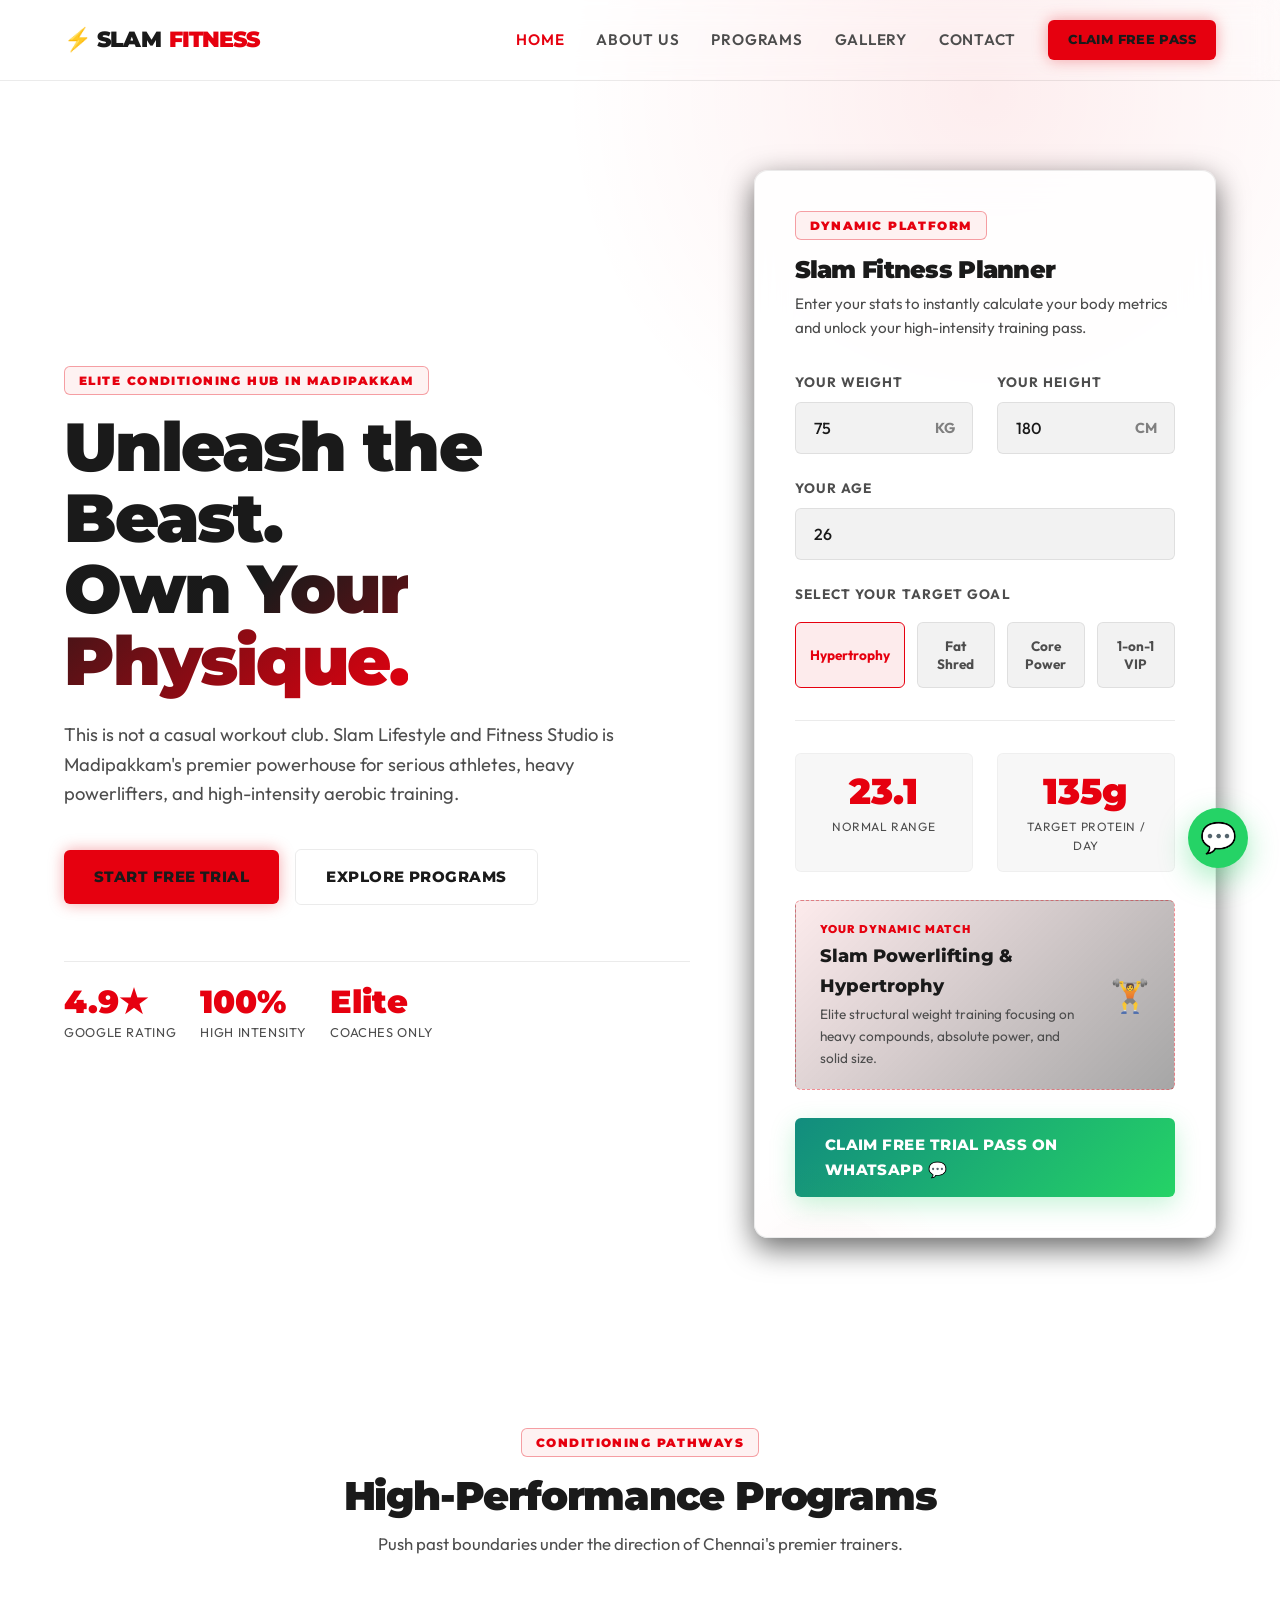
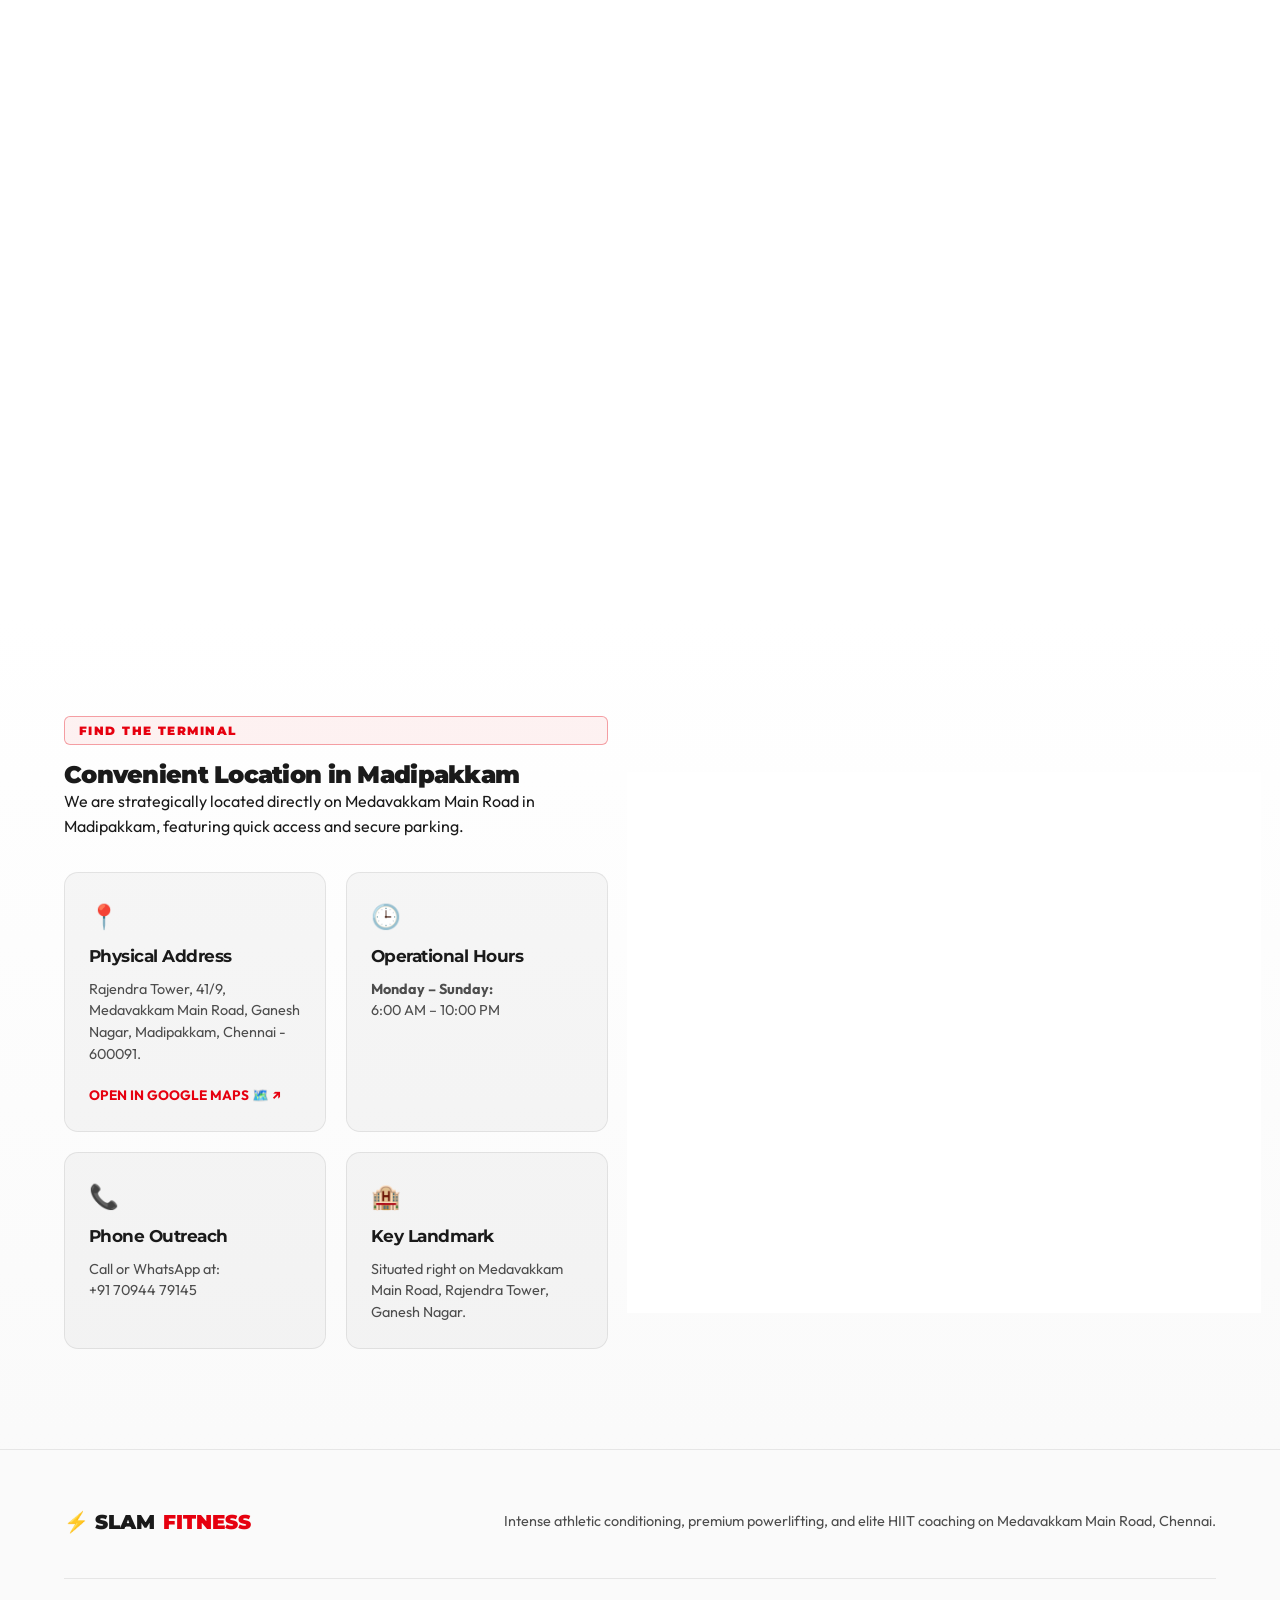
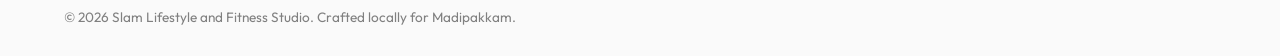
<file: index.html>
<!DOCTYPE html>
<html lang="en">
<head>
  <script>
    if (window.location.hostname.includes('surge.sh')) {
      window.location.replace('https://slam-fitness.vercel.app');
    }
  </script>
  <meta charset="UTF-8">
  <meta name="viewport" content="width=device-width, initial-scale=1.0">
  
  <!-- Primary SEO Meta Tags -->
  <title>Slam Lifestyle and Fitness Studio — Madipakkam, Chennai | Premium Gym</title>
  <meta name="description" content="Slam Life Style & Fitness Studio is Madipakkam's premium conditioning hub. Join today for elite Weight Training, HIIT Conditioning, and VIP 1-on-1 Personal Training in Koyambedu/Madipakkam.">
  <meta name="keywords" content="Gym in Madipakkam, Fitness Studio Koyambedu, HIIT Classes Chennai, Powerlifting Velachery Road, Personal Trainer Chennai">
  <meta name="author" content="Slam Fitness Studio">
  
  <!-- Open Graph / Facebook -->
  <meta property="og:type" content="website">
  <meta property="og:url" content="https://slamfitness.in">
  <meta property="og:title" content="Slam Lifestyle and Fitness Studio — Madipakkam, Chennai">
  <meta property="og:description" content="Unleash your full potential at Madipakkam's most intense conditioning gym. Claim your free 1-Day Trial Pass and get customized membership plans today.">
  
  <!-- Tab Icon (Pulsing Lightning Bolt Emoji SVG) -->
  <link rel="icon" href="data:image/svg+xml,<svg xmlns=%22http://www.w3.org/2000/svg%22 viewBox=%220 0 100 100%22><text y=%22.9em%22 font-size=%2290%22>⚡</text></svg>">
  
  <!-- CSS Stylesheet -->
  <link rel="stylesheet" href="css/style.css">
</head>
<body>

  <!-- ==========================================
       HEADER & NAVIGATION
       ========================================== -->
  <header class="site-header">
    <div class="container header-container">
      <a href="#" class="logo">
        ⚡ Slam <span>Fitness</span>
      </a>
      
      <nav class="nav-menu">
        <a href="index.html" class="nav-link active">Home</a>
        <a href="about.html" class="nav-link">About Us</a>
        <a href="programs.html" class="nav-link">Programs</a>
        <a href="gallery.html" class="nav-link">Gallery</a>
        <a href="contact.html" class="nav-link">Contact</a>
        <a href="#planner" class="btn btn-primary" style="padding: 10px 20px; font-size: 0.8rem; border-radius: var(--radius-sm);">Claim Free Pass</a>
      </nav>
      
      <button class="menu-toggle" aria-label="Toggle Menu">
        <span></span>
        <span></span>
        <span></span>
      </button>
    </div>
  </header>

  <!-- ==========================================
       HERO SECTION
       ========================================== -->
  <section class="hero-section">
    <div class="container hero-grid">
      <div class="hero-content">
        <span class="section-tag">ELITE CONDITIONING HUB IN MADIPAKKAM</span>
        <h1>Unleash the Beast. <br><span class="text-gradient">Own Your Physique.</span></h1>
        <p>This is not a casual workout club. Slam Lifestyle and Fitness Studio is Madipakkam's premier powerhouse for serious athletes, heavy powerlifters, and high-intensity aerobic training.</p>
        <div class="hero-cta">
          <a href="#planner" class="btn btn-primary">Start Free Trial</a>
          <a href="#programs" class="btn btn-secondary">Explore Programs</a>
        </div>
        
        <div class="hero-badge-group">
          <div class="hero-badge">
            <span class="number">4.9★</span>
            <span class="label">Google Rating</span>
          </div>
          <div class="hero-badge">
            <span class="number">100%</span>
            <span class="label">High Intensity</span>
          </div>
          <div class="hero-badge">
            <span class="number">Elite</span>
            <span class="label">Coaches Only</span>
          </div>
        </div>
      </div>
      
      <!-- Interactive Calculator Card (Scaffolded Right Side of Hero) -->
      <div id="planner" class="calculator-card glass-card">
        <span class="section-tag">DYNAMIC PLATFORM</span>
        <h2 class="calc-title">Slam Fitness Planner</h2>
        <p class="calc-subtitle">Enter your stats to instantly calculate your body metrics and unlock your high-intensity training pass.</p>
        
        <div class="form-container">
          <div class="form-row">
            <div class="input-group">
              <label class="input-label" for="weight">Your Weight</label>
              <div class="input-wrapper">
                <input class="form-control" type="number" id="weight" value="75" min="30" max="250" required>
                <span class="input-unit">KG</span>
              </div>
            </div>
            <div class="input-group">
              <label class="input-label" for="height">Your Height</label>
              <div class="input-wrapper">
                <input class="form-control" type="number" id="height" value="180" min="100" max="250" required>
                <span class="input-unit">CM</span>
              </div>
            </div>
          </div>
          
          <div class="form-row">
            <div class="input-group" style="grid-column: span 2;">
              <label class="input-label" for="age">Your Age</label>
              <input class="form-control" type="number" id="age" value="26" min="10" max="100" required>
            </div>
          </div>
          
          <div class="input-group" style="margin-bottom: 28px;">
            <label class="input-label" style="margin-bottom: 8px;">Select Your Target Goal</label>
            <div class="goal-selector">
              <button class="btn-select active" data-goal="muscle">Hypertrophy</button>
              <button class="btn-select" data-goal="loss">Fat Shred</button>
              <button class="btn-select" data-goal="core">Core Power</button>
              <button class="btn-select" data-goal="personal">1-on-1 VIP</button>
            </div>
          </div>
          
          <!-- Dynamic Results Area -->
          <div class="calc-results">
            <div class="results-grid">
              <div class="result-box">
                <div id="bmi-value" class="result-val">23.1</div>
                <div id="bmi-label" class="result-label">Normal Range</div>
              </div>
              <div class="result-box">
                <div id="protein-value" class="result-val">135g</div>
                <div class="result-label">Target Protein / Day</div>
              </div>
            </div>
            
            <div class="recommendation-alert">
              <div class="info">
                <span class="tag">YOUR DYNAMIC MATCH</span>
                <div id="recom-program" class="program-name">Slam Powerlifting & Hypertrophy</div>
                <div id="recom-desc" class="program-desc">Elite structural weight training focusing on heavy compounds, absolute power, and solid size.</div>
              </div>
              <div id="recom-icon" class="icon">🏋️</div>
            </div>
            
            <!-- WhatsApp URL Link -->
            <a id="whatsapp-cta" href="#" target="_blank" class="btn cta-btn-whatsapp">
              Claim Free Trial Pass on WhatsApp 💬
            </a>
          </div>
        </div>
      </div>
    </div>
  </section>

  <!-- ==========================================
       PROGRAMS / SERVICES SECTION
       ========================================== -->
  <section id="programs" class="programs-section">
    <div class="container">
      <div class="section-header">
        <span class="section-tag">CONDITIONING PATHWAYS</span>
        <h2>High-Performance Programs</h2>
        <p>Push past boundaries under the direction of Chennai's premier trainers.</p>
      </div>
      
      <div class="programs-grid">
        <!-- Card 1: Powerlifting -->
        <div class="program-card glass-card">
          <div class="program-icon">🏋️</div>
          <h3>Powerlifting & Hypertrophy</h3>
          <p>Develop serious strength and dense muscle fibers using solid Olympic bars, heavy power racks, and targeted mechanical splits.</p>
          <ul class="program-features">
            <li>Heavy squat/bench/deadlift coaching</li>
            <li>Progressive overload layouts</li>
            <li>Hypertrophy-specific volume splits</li>
          </ul>
          <a href="#planner" class="btn btn-secondary">Get Recommended</a>
        </div>
        
        <!-- Card 2: Core & Strength -->
        <div class="program-card glass-card">
          <div class="program-icon">⚡</div>
          <h3>Core Engine Conditioning</h3>
          <p>Unleash full structural stability and carve out your midsection with high-tension core routines and dynamic stabilizers.</p>
          <ul class="program-features">
            <li>High-intensity spinal protection</li>
            <li>Midsection conditioning & definition</li>
            <li>Functional power transmission</li>
          </ul>
          <a href="#planner" class="btn btn-secondary">Get Recommended</a>
        </div>
        
        <!-- Card 3: HIIT & Shred -->
        <div class="program-card glass-card">
          <div class="program-icon">🔥</div>
          <h3>HIIT & Cardio Shred</h3>
          <p>Melt off body fat and skyrocket your endurance with rapid interval sets, functional rows, and explosive plyometrics.</p>
          <ul class="program-features">
            <li>Explosive fat-incinerating patterns</li>
            <li>Advanced cardiac conditioning</li>
            <li>High-speed metabolic triggers</li>
          </ul>
          <a href="#planner" class="btn btn-secondary">Get Recommended</a>
        </div>
      </div>
    </div>
  </section>

  <!-- ==========================================
       LOCATION & HOURS SECTION
       ========================================== -->
  <section id="location" class="location-section">
    <div class="container location-grid">
      <div class="studio-info">
        <span class="section-tag">FIND THE TERMINAL</span>
        <h2>Convenient Location in Madipakkam</h2>
        <p>We are strategically located directly on Medavakkam Main Road in Madipakkam, featuring quick access and secure parking.</p>
        
        <div class="info-cards">
          <div class="info-card">
            <span class="icon">📍</span>
            <h4>Physical Address</h4>
            <p>Rajendra Tower, 41/9, Medavakkam Main Road, Ganesh Nagar, Madipakkam, Chennai - 600091.</p>
            <a href="https://www.google.com/maps/search/?api=1&query=Slam+Lifestyle+and+Fitness+Studio+Madipakkam+Chennai" target="_blank" style="color: var(--accent-red); font-size: 0.85rem; font-weight: 700; text-transform: uppercase; margin-top: 8px; display: inline-flex; align-items: center; gap: 4px;">
              Open in Google Maps 🗺️ ↗
            </a>
          </div>
          <div class="info-card">
            <span class="icon">🕒</span>
            <h4>Operational Hours</h4>
            <p><strong>Monday – Sunday:</strong><br>6:00 AM – 10:00 PM</p>
          </div>
          <div class="info-card">
            <span class="icon">📞</span>
            <h4>Phone Outreach</h4>
            <p>Call or WhatsApp at:<br>+91 70944 79145 </p>
          </div>
          <div class="info-card">
            <span class="icon">🏨</span>
            <h4>Key Landmark</h4>
            <p>Situated right on Medavakkam Main Road, Rajendra Tower, Ganesh Nagar.</p>
          </div>
        </div>
      </div>
      
      <!-- Interactive Google Maps Frame (Custom dynamic search layout) -->
      <div class="map-card glass-card">
        <iframe src="https://maps.google.com/maps?q=Slam+Lifestyle+and+Fitness+Studio+Madipakkam+Chennai&t=&z=15&ie=UTF8&iwloc=&output=embed" width="100%" height="400" style="border:0;" allowfullscreen="" loading="lazy"></iframe> 
      </div>
    </div>
  </section>

  <!-- ==========================================
       FOOTER
       ========================================== -->
  <footer class="site-footer">
    <div class="container">
      <div class="footer-top">
        <div class="footer-logo">
          ⚡ Slam <span>Fitness</span>
        </div>
        <p class="footer-tagline">Intense athletic conditioning, premium powerlifting, and elite HIIT coaching on Medavakkam Main Road, Chennai.</p>
      </div>
      
      <div class="footer-bottom">
        <p>&copy; 2026 Slam Lifestyle and Fitness Studio. Crafted locally for Madipakkam.</p>
      </div>
    </div>
  </footer>

  <!-- ==========================================
       STICKY FLOATING ACTIONS
       ========================================== -->
  <!-- Floating WhatsApp Hotkey (Placeholder number) -->
  <a href="https://wa.me/917094479145?text=Hi%20Slam%20Fitness!%20I'd%20like%20to%20claim%20my%20Free%201-Day%20Trial%20Pass." target="_blank" class="whatsapp-sticky" style="background-color: #25d366;" aria-label="Chat on WhatsApp">
    💬
  </a>

  <!-- JavaScript Application -->
  <script src="js/app.js"></script>
</body>
</html>
</file>
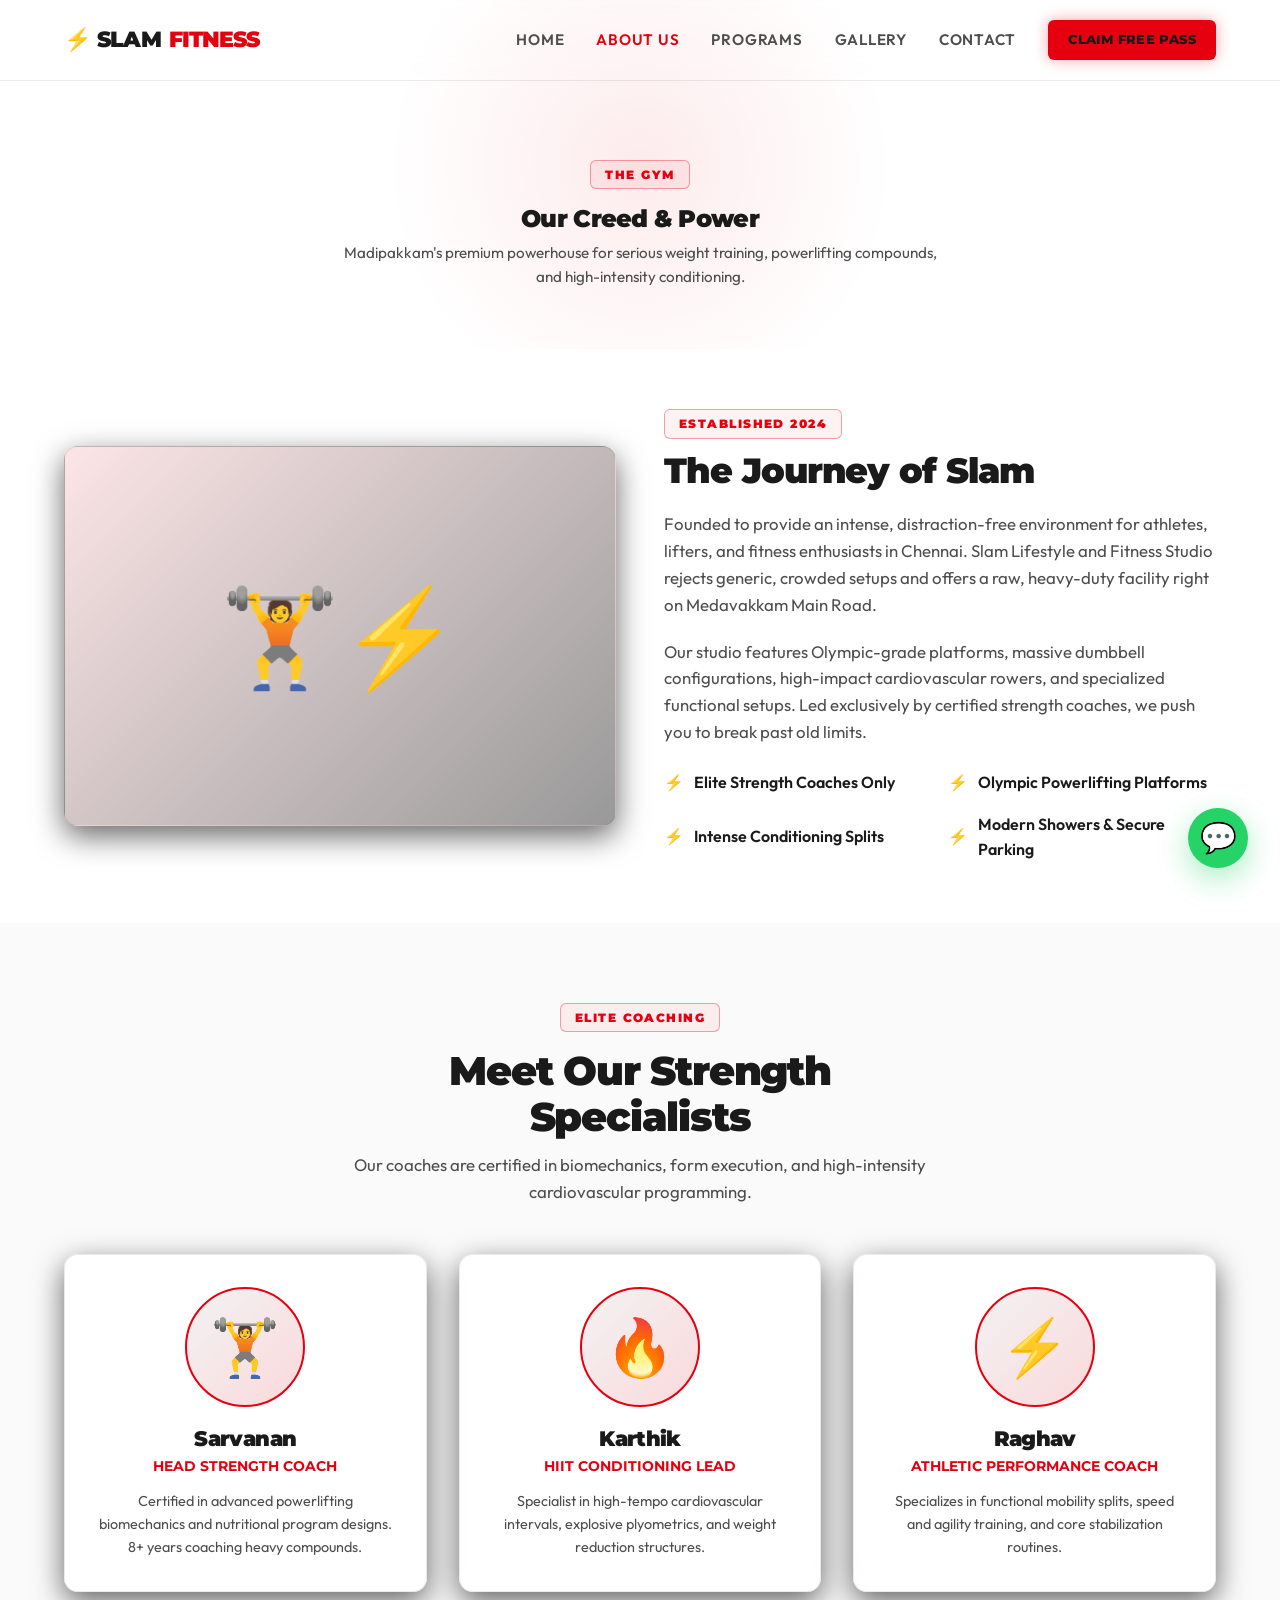
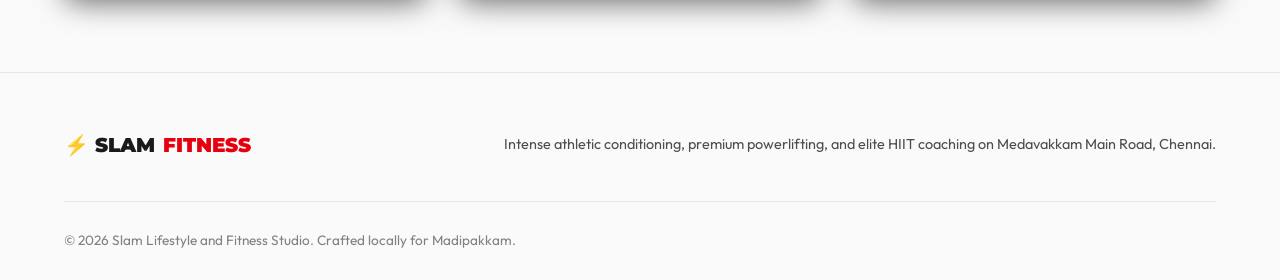
<file: about.html>
<!DOCTYPE html>
<html lang="en">
<head>
  <script>
    if (window.location.hostname.includes('surge.sh')) {
      window.location.replace('https://slam-fitness.vercel.app/about.html');
    }
  </script>
  <meta charset="UTF-8">
  <meta name="viewport" content="width=device-width, initial-scale=1.0">
  
  <!-- Primary SEO Meta Tags -->
  <title>About Us — Slam Lifestyle and Fitness Studio | Madipakkam, Chennai</title>
  <meta name="description" content="Discover Slam Lifestyle and Fitness Studio, Madipakkam's premium conditioning hub. Elite trainers, heavy weight chambers, and high-intensity aerobic setups.">
  
  <!-- Tab Icon (Pulsing Lightning Bolt Emoji SVG) -->
  <link rel="icon" href="data:image/svg+xml,<svg xmlns=%22http://www.w3.org/2000/svg%22 viewBox=%220 0 100 100%22><text y=%22.9em%22 font-size=%2290%22>⚡</text></svg>">
  
  <!-- CSS Stylesheet -->
  <link rel="stylesheet" href="css/style.css">
  
  <style>
    .subpage-hero {
      padding-top: 160px;
      padding-bottom: 60px;
      text-align: center;
      position: relative;
      overflow: hidden;
    }
    .subpage-hero::before {
      content: '';
      position: absolute;
      top: -10%;
      left: 50%;
      transform: translateX(-50%);
      width: 600px;
      height: 400px;
      background: radial-gradient(circle, rgba(var(--accent-red-rgb), 0.08) 0%, transparent 70%);
      z-index: -1;
      pointer-events: none;
    }
    .about-story {
      padding: 60px 0;
    }
    .story-grid {
      display: grid;
      grid-template-columns: 1fr 1fr;
      gap: 48px;
      align-items: center;
    }
    .story-content h2 {
      font-size: 2.2rem;
      margin-bottom: 20px;
    }
    .story-content p {
      color: var(--text-secondary);
      margin-bottom: 20px;
      font-size: 1.05rem;
    }
    .features-list {
      margin-top: 24px;
      display: grid;
      grid-template-columns: 1fr 1fr;
      gap: 16px;
    }
    .feature-item {
      display: flex;
      align-items: center;
      gap: 10px;
      font-weight: 600;
      color: var(--text-primary);
    }
    .feature-item::before {
      content: '⚡';
      color: var(--accent-red);
    }
    .team-section {
      padding: 80px 0;
      background-color: var(--bg-secondary);
      border-y: 1px solid var(--glass-border);
    }
    .team-grid {
      display: grid;
      grid-template-columns: repeat(3, 1fr);
      gap: 32px;
      margin-top: 48px;
    }
    .member-card {
      padding: 32px;
      text-align: center;
      display: flex;
      flex-direction: column;
      align-items: center;
      transition: var(--transition-normal);
    }
    .member-card:hover {
      transform: translateY(-8px);
      border-color: rgba(var(--accent-red-rgb), 0.25);
    }
    .member-photo {
      width: 120px;
      height: 120px;
      background: linear-gradient(135deg, var(--bg-tertiary) 0%, rgba(var(--accent-red-rgb), 0.15) 100%);
      border: 2.5px solid var(--accent-red);
      border-radius: var(--radius-full);
      display: flex;
      align-items: center;
      justify-content: center;
      font-size: 3.5rem;
      margin-bottom: 20px;
    }
    .member-card h3 {
      font-size: 1.3rem;
      margin-bottom: 4px;
    }
    .member-card .role {
      color: var(--accent-red);
      font-weight: 700;
      font-family: var(--font-headings);
      text-transform: uppercase;
      font-size: 0.9rem;
      margin-bottom: 12px;
    }
    .member-card p {
      color: var(--text-secondary);
      font-size: 0.9rem;
    }
    @media (max-width: 768px) {
      .story-grid {
        grid-template-columns: 1fr;
        gap: 32px;
      }
      .team-grid {
        grid-template-columns: 1fr;
        gap: 24px;
      }
      .features-list {
        grid-template-columns: 1fr;
      }
      .subpage-hero {
        padding-top: 120px;
        padding-bottom: 40px;
      }
      .story-content h2 {
        font-size: 1.8rem;
      }
    }
  </style>
</head>
<body>

  <!-- ==========================================
       HEADER & NAVIGATION
       ========================================== -->
  <header class="site-header">
    <div class="container header-container">
      <a href="index.html" class="logo">
        ⚡ Slam <span>Fitness</span>
      </a>
      
      <nav class="nav-menu">
        <a href="index.html" class="nav-link">Home</a>
        <a href="about.html" class="nav-link active">About Us</a>
        <a href="programs.html" class="nav-link">Programs</a>
        <a href="gallery.html" class="nav-link">Gallery</a>
        <a href="contact.html" class="nav-link">Contact</a>
        <a href="index.html#planner" class="btn btn-primary" style="padding: 10px 20px; font-size: 0.8rem; border-radius: var(--radius-sm);">Claim Free Pass</a>
      </nav>
      
      <button class="menu-toggle" aria-label="Toggle Menu">
        <span></span>
        <span></span>
        <span></span>
      </button>
    </div>
  </header>

  <!-- ==========================================
       SUBPAGE HERO
       ========================================== -->
  <section class="subpage-hero">
    <div class="container">
      <span class="section-tag">THE GYM</span>
      <h1>Our Creed & Power</h1>
      <p class="calc-subtitle" style="max-width: 600px; margin: 8px auto 0 auto;">Madipakkam's premium powerhouse for serious weight training, powerlifting compounds, and high-intensity conditioning.</p>
    </div>
  </section>

  <!-- ==========================================
       ABOUT STORY
       ========================================== -->
  <section class="about-story">
    <div class="container">
      <div class="story-grid">
        <div class="story-image glass-card" style="height: 380px; display: flex; align-items: center; justify-content: center; font-size: 6rem; background: linear-gradient(135deg, rgba(var(--accent-red-rgb), 0.1), rgba(0,0,0,0.4));">
          🏋️⚡
        </div>
        <div class="story-content">
          <span class="section-tag" style="margin-bottom: 12px;">ESTABLISHED 2024</span>
          <h2>The Journey of Slam</h2>
          <p>Founded to provide an intense, distraction-free environment for athletes, lifters, and fitness enthusiasts in Chennai. Slam Lifestyle and Fitness Studio rejects generic, crowded setups and offers a raw, heavy-duty facility right on Medavakkam Main Road.</p>
          <p>Our studio features Olympic-grade platforms, massive dumbbell configurations, high-impact cardiovascular rowers, and specialized functional setups. Led exclusively by certified strength coaches, we push you to break past old limits.</p>
          
          <div class="features-list">
            <div class="feature-item">Elite Strength Coaches Only</div>
            <div class="feature-item">Olympic Powerlifting Platforms</div>
            <div class="feature-item">Intense Conditioning Splits</div>
            <div class="feature-item">Modern Showers & Secure Parking</div>
          </div>
        </div>
      </div>
    </div>
  </section>

  <!-- ==========================================
       TEAM SECTION
       ========================================== -->
  <section class="team-section">
    <div class="container">
      <div class="section-header" style="margin-bottom: 0;">
        <span class="section-tag">ELITE COACHING</span>
        <h2>Meet Our Strength Specialists</h2>
        <p>Our coaches are certified in biomechanics, form execution, and high-intensity cardiovascular programming.</p>
      </div>
      
      <div class="team-grid">
        <!-- Trainer 1 -->
        <div class="member-card glass-card">
          <div class="member-photo">🏋️</div>
          <h3>Sarvanan</h3>
          <span class="role">Head Strength Coach</span>
          <p>Certified in advanced powerlifting biomechanics and nutritional program designs. 8+ years coaching heavy compounds.</p>
        </div>

        <!-- Trainer 2 -->
        <div class="member-card glass-card">
          <div class="member-photo">🔥</div>
          <h3>Karthik</h3>
          <span class="role">HIIT Conditioning Lead</span>
          <p>Specialist in high-tempo cardiovascular intervals, explosive plyometrics, and weight reduction structures.</p>
        </div>

        <!-- Trainer 3 -->
        <div class="member-card glass-card">
          <div class="member-photo">⚡</div>
          <h3>Raghav</h3>
          <span class="role">Athletic Performance Coach</span>
          <p>Specializes in functional mobility splits, speed and agility training, and core stabilization routines.</p>
        </div>
      </div>
    </div>
  </section>

  <!-- ==========================================
       FOOTER
       ========================================== -->
  <footer class="site-footer">
    <div class="container">
      <div class="footer-top">
        <div class="footer-logo">
          ⚡ Slam <span>Fitness</span>
        </div>
        <p class="footer-tagline">Intense athletic conditioning, premium powerlifting, and elite HIIT coaching on Medavakkam Main Road, Chennai.</p>
      </div>
      
      <div class="footer-bottom">
        <p>&copy; 2026 Slam Lifestyle and Fitness Studio. Crafted locally for Madipakkam.</p>
      </div>
    </div>
  </footer>

  <!-- Floating WhatsApp Sticky -->
  <a href="https://wa.me/917094479145?text=Hi%20Slam%20Fitness!%20I'd%20like%20to%20claim%20my%20Free%201-Day%20Trial%20Pass." target="_blank" class="whatsapp-sticky" style="background-color: #25d366;" aria-label="Chat on WhatsApp">
    💬
  </a>

  <!-- JavaScript Toggle -->
  <script>
    document.addEventListener('DOMContentLoaded', () => {
      const menuToggle = document.querySelector('.menu-toggle');
      const navMenu = document.querySelector('.nav-menu');

      if (menuToggle && navMenu) {
        menuToggle.addEventListener('click', () => {
          navMenu.classList.toggle('active');
          const spans = menuToggle.querySelectorAll('span');
          if (navMenu.classList.contains('active')) {
            spans[0].style.transform = 'rotate(45deg) translate(6px, 6px)';
            spans[1].style.opacity = '0';
            spans[2].style.transform = 'rotate(-45deg) translate(6px, -6px)';
          } else {
            spans[0].style.transform = 'none';
            spans[1].style.opacity = '1';
            spans[2].style.transform = 'none';
          }
        });
      }
    });
  </script>
</body>
</html>
</file>
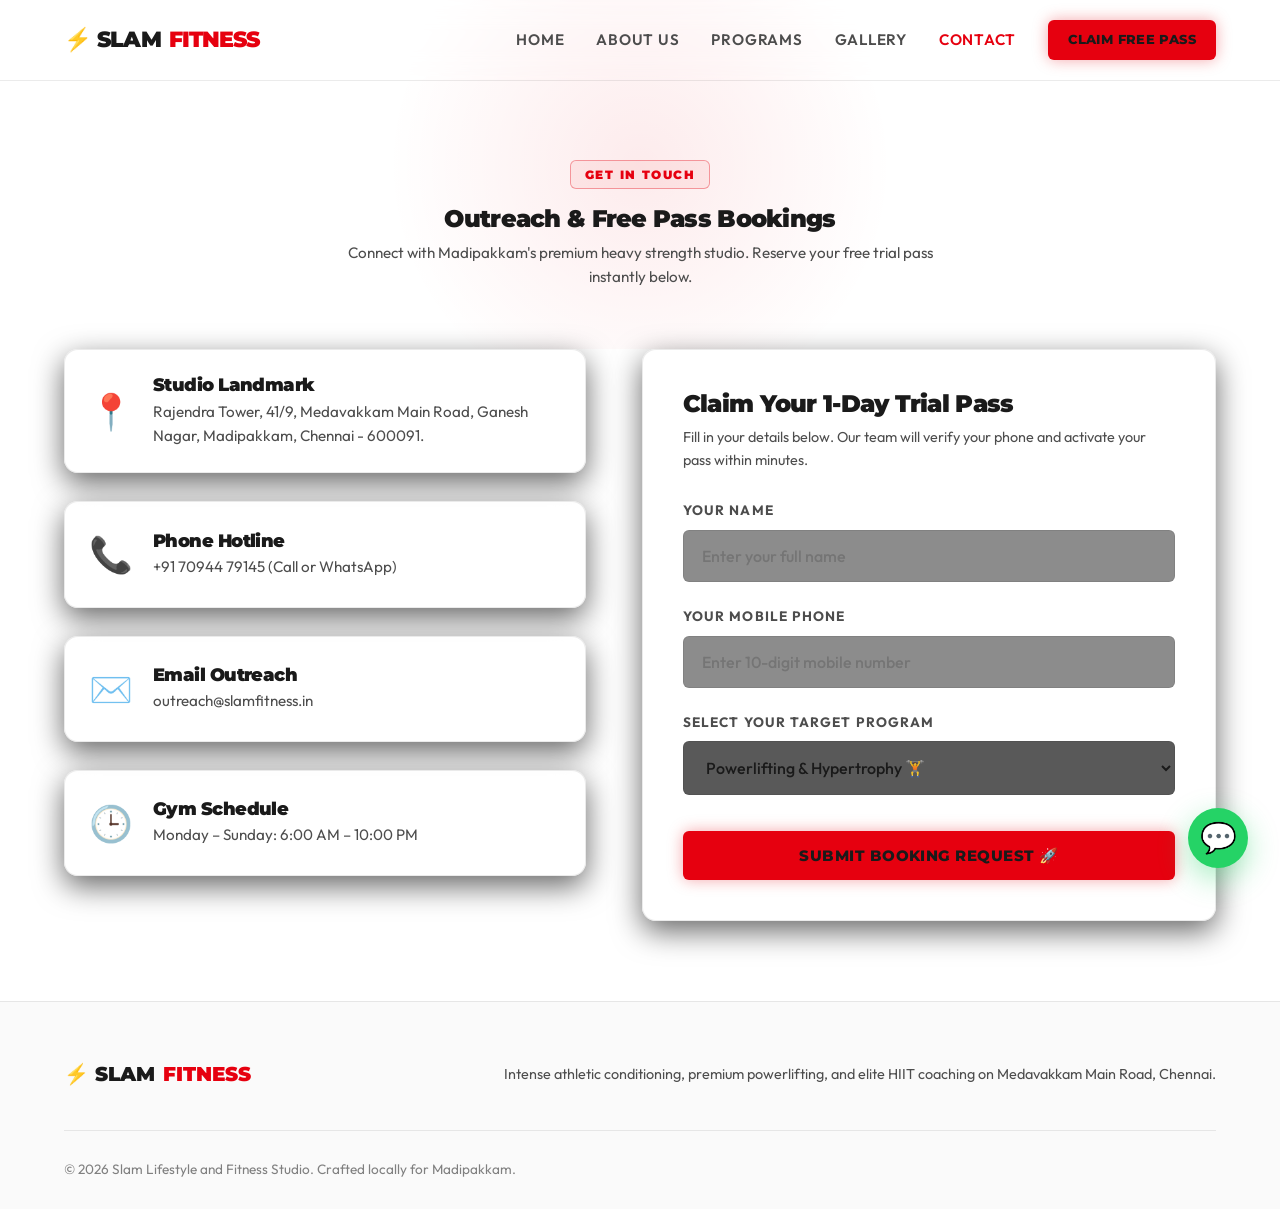
<file: contact.html>
<!DOCTYPE html>
<html lang="en">
<head>
  <script>
    if (window.location.hostname.includes('surge.sh')) {
      window.location.replace('https://slam-fitness.vercel.app/contact.html');
    }
  </script>
  <meta charset="UTF-8">
  <meta name="viewport" content="width=device-width, initial-scale=1.0">
  
  <!-- Primary SEO Meta Tags -->
  <title>Contact Us — Slam Lifestyle and Fitness Studio | Madipakkam, Chennai</title>
  <meta name="description" content="Reach out to Slam Lifestyle and Fitness Studio. Book a trial pass, schedule a tour, or call our expert strength coaches. Madipakkam's best gym.">
  
  <!-- Tab Icon (Pulsing Lightning Bolt Emoji SVG) -->
  <link rel="icon" href="data:image/svg+xml,<svg xmlns=%22http://www.w3.org/2000/svg%22 viewBox=%220 0 100 100%22><text y=%22.9em%22 font-size=%2290%22>⚡</text></svg>">
  
  <!-- CSS Stylesheet -->
  <link rel="stylesheet" href="css/style.css">
  
  <style>
    .subpage-hero {
      padding-top: 160px;
      padding-bottom: 60px;
      text-align: center;
      position: relative;
      overflow: hidden;
    }
    .subpage-hero::before {
      content: '';
      position: absolute;
      top: -10%;
      left: 50%;
      transform: translateX(-50%);
      width: 600px;
      height: 400px;
      background: radial-gradient(circle, rgba(var(--accent-red-rgb), 0.08) 0%, transparent 70%);
      z-index: -1;
      pointer-events: none;
    }
    .contact-container {
      display: grid;
      grid-template-columns: 1fr 1.1fr;
      gap: 56px;
      align-items: flex-start;
      padding-bottom: 80px;
    }
    .contact-details {
      display: flex;
      flex-direction: column;
      gap: 28px;
    }
    .contact-card {
      padding: 24px;
      display: flex;
      gap: 20px;
      align-items: center;
    }
    .contact-card .icon {
      font-size: 2.2rem;
      color: var(--accent-red);
    }
    .contact-card h4 {
      font-size: 1.15rem;
      margin-bottom: 4px;
    }
    .contact-card p {
      color: var(--text-secondary);
      font-size: 0.95rem;
    }
    .booking-form {
      padding: 40px;
      position: relative;
    }
    .form-group {
      display: flex;
      flex-direction: column;
      gap: 8px;
      margin-bottom: 24px;
      position: relative;
    }
    .form-group label {
      font-size: 0.85rem;
      font-weight: 700;
      color: var(--text-secondary);
      text-transform: uppercase;
      letter-spacing: 0.08em;
    }
    .form-control {
      width: 100%;
      background: rgba(0, 0, 0, 0.45);
      border: 1px solid var(--glass-border);
      color: var(--text-primary);
      padding: 15px 18px;
      border-radius: var(--radius-sm);
      font-family: var(--font-body);
      font-size: 1rem;
      font-weight: 500;
      transition: var(--transition-fast);
    }
    .form-control:focus {
      outline: none;
      border-color: var(--accent-red);
      box-shadow: 0 0 10px rgba(var(--accent-red-rgb), 0.18);
    }
    .error-msg {
      color: hsl(0, 100%, 65%);
      font-size: 0.8rem;
      margin-top: 4px;
      display: none;
    }
    .form-group.invalid .form-control {
      border-color: hsl(0, 100%, 60%);
      background: rgba(255, 0, 0, 0.03);
    }
    .form-group.invalid .error-msg {
      display: block;
    }
    .form-group.valid .form-control {
      border-color: hsl(140, 70%, 45%);
    }
    /* Loading overlay */
    .submit-overlay {
      position: absolute;
      inset: 0;
      background: rgba(18, 22, 30, 0.95);
      z-index: 10;
      border-radius: var(--radius-md);
      display: none;
      flex-direction: column;
      align-items: center;
      justify-content: center;
      gap: 20px;
      text-align: center;
      padding: 40px;
    }
    .spinner {
      border: 4px solid rgba(255, 255, 255, 0.08);
      width: 50px;
      height: 50px;
      border-radius: 50%;
      border-left-color: var(--accent-red);
      animation: spin 1s linear infinite;
    }
    @keyframes spin {
      0% { transform: rotate(0deg); }
      100% { transform: rotate(360deg); }
    }
    .success-icon {
      font-size: 4rem;
      color: hsl(140, 70%, 45%);
      animation: pop 0.4s cubic-bezier(0.175, 0.885, 0.32, 1.275);
    }
    @keyframes pop {
      0% { transform: scale(0); }
      100% { transform: scale(1); }
    }
    @media (max-width: 900px) {
      .contact-container {
        grid-template-columns: 1fr;
        gap: 40px;
        padding-bottom: 40px;
      }
      .booking-form {
        padding: 24px;
      }
      .subpage-hero {
        padding-top: 120px;
        padding-bottom: 40px;
      }
    }
  </style>
</head>
<body>

  <!-- ==========================================
       HEADER & NAVIGATION
       ========================================== -->
  <header class="site-header">
    <div class="container header-container">
      <a href="index.html" class="logo">
        ⚡ Slam <span>Fitness</span>
      </a>
      
      <nav class="nav-menu">
        <a href="index.html" class="nav-link">Home</a>
        <a href="about.html" class="nav-link">About Us</a>
        <a href="programs.html" class="nav-link">Programs</a>
        <a href="gallery.html" class="nav-link">Gallery</a>
        <a href="contact.html" class="nav-link active">Contact</a>
        <a href="index.html#planner" class="btn btn-primary" style="padding: 10px 20px; font-size: 0.8rem; border-radius: var(--radius-sm);">Claim Free Pass</a>
      </nav>
      
      <button class="menu-toggle" aria-label="Toggle Menu">
        <span></span>
        <span></span>
        <span></span>
      </button>
    </div>
  </header>

  <!-- ==========================================
       SUBPAGE HERO
       ========================================== -->
  <section class="subpage-hero">
    <div class="container">
      <span class="section-tag">GET IN TOUCH</span>
      <h1>Outreach & Free Pass Bookings</h1>
      <p class="calc-subtitle" style="max-width: 600px; margin: 8px auto 0 auto;">Connect with Madipakkam's premium heavy strength studio. Reserve your free trial pass instantly below.</p>
    </div>
  </section>

  <!-- ==========================================
       CONTACT CONTAINER
       ========================================== -->
  <div class="container contact-container">
    
    <!-- Left: Contact Details -->
    <div class="contact-details">
      
      <div class="contact-card glass-card">
        <div class="icon">📍</div>
        <div>
          <h4>Studio Landmark</h4>
          <p>Rajendra Tower, 41/9, Medavakkam Main Road, Ganesh Nagar, Madipakkam, Chennai - 600091.</p>
        </div>
      </div>

      <div class="contact-card glass-card">
        <div class="icon">📞</div>
        <div>
          <h4>Phone Hotline</h4>
          <p>+91 70944 79145 (Call or WhatsApp)</p>
        </div>
      </div>

      <div class="contact-card glass-card">
        <div class="icon">✉️</div>
        <div>
          <h4>Email Outreach</h4>
          <p>outreach@slamfitness.in</p>
        </div>
      </div>

      <div class="contact-card glass-card">
        <div class="icon">🕒</div>
        <div>
          <h4>Gym Schedule</h4>
          <p>Monday – Sunday: 6:00 AM – 10:00 PM</p>
        </div>
      </div>

    </div>

    <!-- Right: Advanced Booking Form -->
    <div class="booking-form glass-card">
      
      <!-- Submission State Overlay -->
      <div id="submit-overlay" class="submit-overlay">
        <div id="spinner" class="spinner"></div>
        <div id="success-icon" class="success-icon" style="display:none;">✔</div>
        <h3 id="overlay-title" class="text-2xl md:text-3xl font-bold mb-2">Sending Request...</h3>
        <p id="overlay-desc" class="text-sm text-gray-300">Communicating with the active booking server...</p>
        <a id="overlay-btn" href="#" class="btn btn-primary" style="display:none; margin-top:16px;">Claim WhatsApp Pass 💬</a>
      </div>

      <h3 style="font-size: 1.5rem; margin-bottom: 8px;">Claim Your 1-Day Trial Pass</h3>
      <p style="color: var(--text-secondary); font-size: 0.9rem; margin-bottom: 28px;">Fill in your details below. Our team will verify your phone and activate your pass within minutes.</p>

      <form id="contactForm" novalidate>
        
        <!-- Field 1: Name -->
        <div class="form-group" id="name-group">
          <label for="name">Your Name</label>
          <input type="text" id="name" class="form-control" placeholder="Enter your full name" required>
          <span class="error-msg" id="name-error">Name is required</span>
        </div>

        <!-- Field 2: Phone -->
        <div class="form-group" id="phone-group">
          <label for="phone">Your Mobile Phone</label>
          <input type="tel" id="phone" class="form-control" placeholder="Enter 10-digit mobile number" required>
          <span class="error-msg" id="phone-error">Phone number is required</span>
        </div>

        <!-- Field 3: Program -->
        <div class="form-group">
          <label for="program">Select Your Target Program</label>
          <select id="program" class="form-control" style="background: rgba(0,0,0,0.65); color: var(--text-primary);">
            <option value="Powerlifting & Hypertrophy">Powerlifting & Hypertrophy 🏋️</option>
            <option value="HIIT & Cardio Shred">HIIT & Cardio Shred 🔥</option>
            <option value="Core & Athletic Conditioning">Core & Athletic Conditioning ⚡</option>
            <option value="VIP 1-on-1 Personal Training">VIP 1-on-1 Personal Training 👑</option>
          </select>
        </div>

        <!-- Button -->
        <button type="submit" class="btn btn-primary" style="width: 100%; margin-top: 12px; font-weight: 800;">
          Submit Booking Request 🚀
        </button>

      </form>
    </div>

  </div>

  <!-- ==========================================
       FOOTER
       ========================================== -->
  <footer class="site-footer">
    <div class="container">
      <div class="footer-top">
        <div class="footer-logo">
          ⚡ Slam <span>Fitness</span>
        </div>
        <p class="footer-tagline">Intense athletic conditioning, premium powerlifting, and elite HIIT coaching on Medavakkam Main Road, Chennai.</p>
      </div>
      
      <div class="footer-bottom">
        <p>&copy; 2026 Slam Lifestyle and Fitness Studio. Crafted locally for Madipakkam.</p>
      </div>
    </div>
  </footer>

  <!-- Floating WhatsApp Sticky -->
  <a href="https://wa.me/917094479145?text=Hi%20Slam%20Fitness!%20I'd%20like%20to%20claim%20my%20Free%201-Day%20Trial%20Pass." target="_blank" class="whatsapp-sticky" style="background-color: #25d366;" aria-label="Chat on WhatsApp">
    💬
  </a>

  <!-- JavaScript Validation and Navbar Toggle -->
  <script>
    document.addEventListener('DOMContentLoaded', () => {
      // Mobile Navbar Toggle
      const menuToggle = document.querySelector('.menu-toggle');
      const navMenu = document.querySelector('.nav-menu');

      if (menuToggle && navMenu) {
        menuToggle.addEventListener('click', () => {
          navMenu.classList.toggle('active');
          const spans = menuToggle.querySelectorAll('span');
          if (navMenu.classList.contains('active')) {
            spans[0].style.transform = 'rotate(45deg) translate(6px, 6px)';
            spans[1].style.opacity = '0';
            spans[2].style.transform = 'rotate(-45deg) translate(6px, -6px)';
          } else {
            spans[0].style.transform = 'none';
            spans[1].style.opacity = '1';
            spans[2].style.transform = 'none';
          }
        });
      }

      // Advanced Form Validation
      const form = document.getElementById('contactForm');
      const nameInput = document.getElementById('name');
      const phoneInput = document.getElementById('phone');
      const programSelect = document.getElementById('program');

      const nameGroup = document.getElementById('name-group');
      const phoneGroup = document.getElementById('phone-group');
      const nameError = document.getElementById('name-error');
      const phoneError = document.getElementById('phone-error');

      const overlay = document.getElementById('submit-overlay');
      const spinner = document.getElementById('spinner');
      const successIcon = document.getElementById('success-icon');
      const overlayTitle = document.getElementById('overlay-title');
      const overlayDesc = document.getElementById('overlay-desc');
      const overlayBtn = document.getElementById('overlay-btn');

      // Realtime validation
      nameInput.addEventListener('input', validateName);
      phoneInput.addEventListener('input', validatePhone);

      function validateName() {
        const val = nameInput.value.trim();
        if (val === '') {
          nameGroup.className = 'form-group invalid';
          nameError.textContent = 'Name is required';
          return false;
        } else if (val.length < 3) {
          nameGroup.className = 'form-group invalid';
          nameError.textContent = 'Name must be at least 3 characters';
          return false;
        } else {
          nameGroup.className = 'form-group valid';
          return true;
        }
      }

      function validatePhone() {
        const val = phoneInput.value.trim();
        const phoneRegex = /^[6-9]\d{9}$/; // 10 digits starting with 6-9
        
        if (val === '') {
          phoneGroup.className = 'form-group invalid';
          phoneError.textContent = 'Phone number is required';
          return false;
        } else if (!phoneRegex.test(val)) {
          phoneGroup.className = 'form-group invalid';
          phoneError.textContent = 'Phone must be 10 digits and start with 6-9';
          return false;
        } else {
          phoneGroup.className = 'form-group valid';
          return true;
        }
      }

      form.addEventListener('submit', (e) => {
        e.preventDefault();
        
        const isNameValid = validateName();
        const isPhoneValid = validatePhone();

        if (isNameValid && isPhoneValid) {
          // Show Loading Overlay
          overlay.style.display = 'flex';
          spinner.style.display = 'block';
          successIcon.style.display = 'none';
          overlayTitle.textContent = 'Sending Request...';
          overlayDesc.textContent = 'Communicating with the active booking server...';
          overlayBtn.style.display = 'none';

          // Simulate API call
          setTimeout(() => {
            spinner.style.display = 'none';
            successIcon.style.display = 'block';
            overlayTitle.textContent = 'Form Submitted Successfully!';
            overlayDesc.textContent = 'Congratulations! Your free trial pass has been registered.';
            
            // Build WhatsApp Redirect link for backup
            const waPhone = "917094479145";
            const waMsg = `Hi Slam Fitness! I just submitted your premium booking form.\n\nMy Details:\n- Name: ${nameInput.value}\n- Mobile: ${phoneInput.value}\n- Chosen Program: ${programSelect.value}\n\nPlease activate my Free 1-Day Trial Pass!`;
            
            overlayBtn.href = `https://wa.me/${waPhone}?text=${encodeURIComponent(waMsg)}`;
            overlayBtn.style.display = 'inline-flex';
            
            // Clear inputs
            nameInput.value = '';
            phoneInput.value = '';
            nameGroup.className = 'form-group';
            phoneGroup.className = 'form-group';
          }, 1500);
        }
      });
    });
  </script>
</body>
</html>
</file>
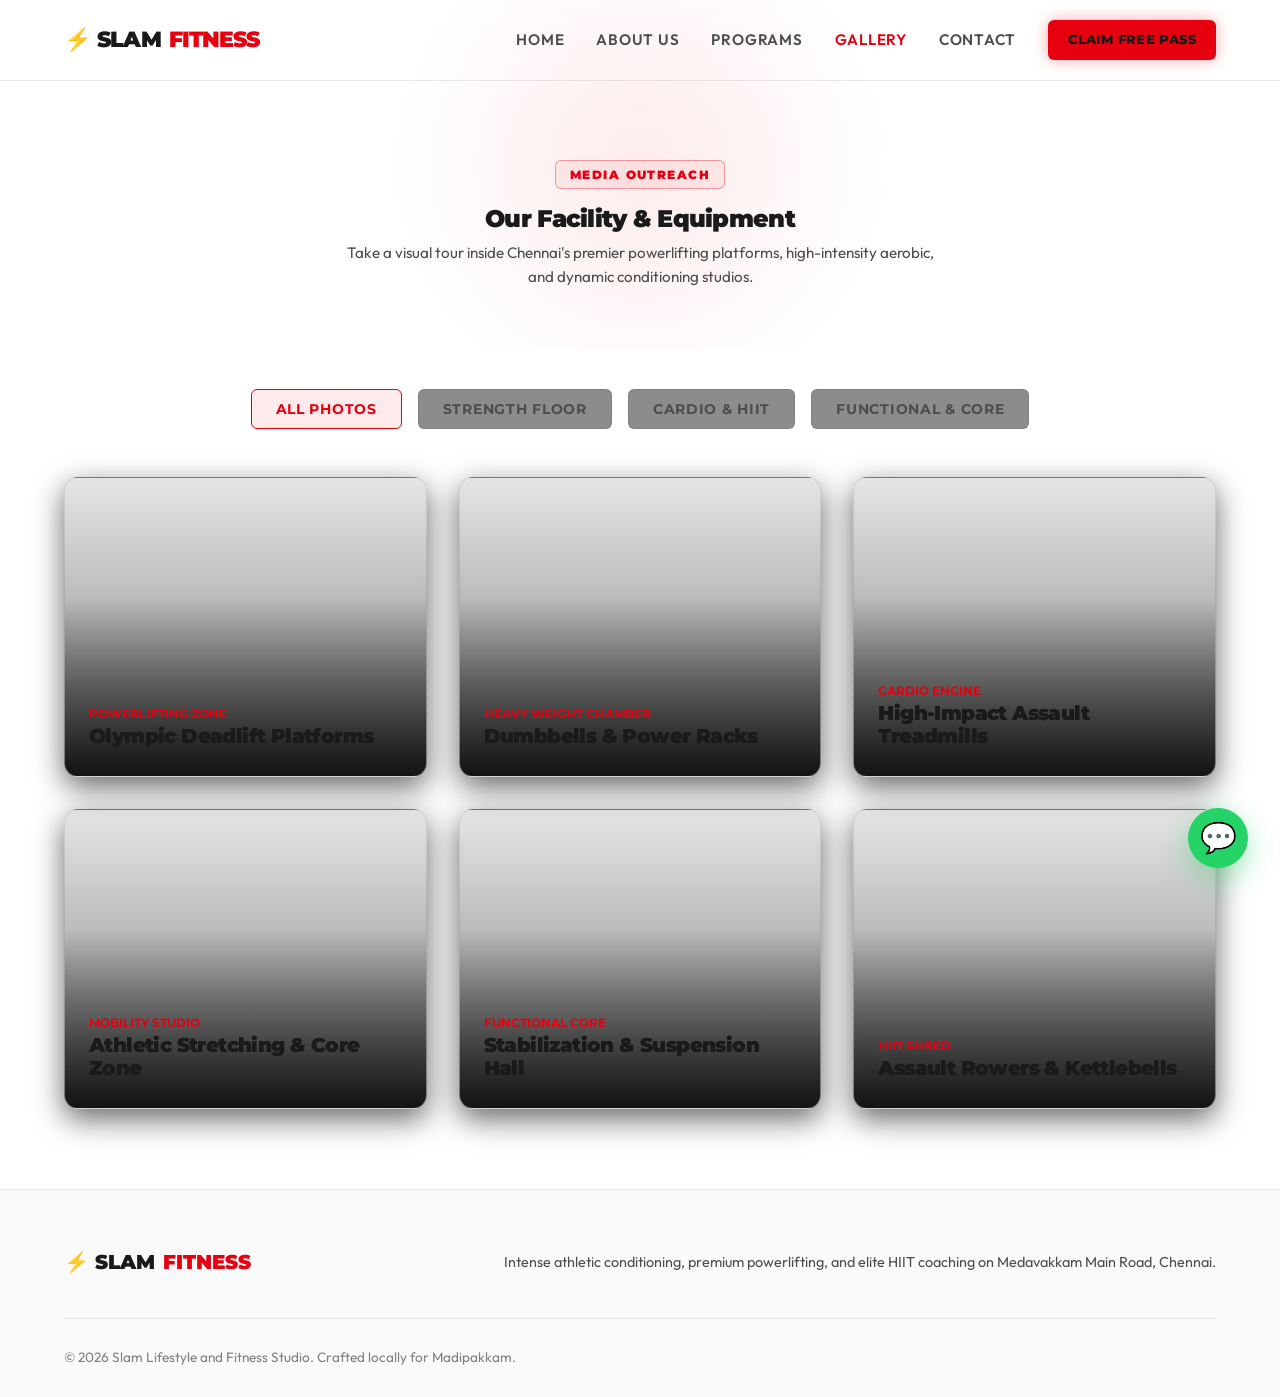
<file: gallery.html>
<!DOCTYPE html>
<html lang="en">
<head>
  <script>
    if (window.location.hostname.includes('surge.sh')) {
      window.location.replace('https://slam-fitness.vercel.app/gallery.html');
    }
  </script>
  <meta charset="UTF-8">
  <meta name="viewport" content="width=device-width, initial-scale=1.0">
  
  <!-- Primary SEO Meta Tags -->
  <title>Gallery — Slam Lifestyle and Fitness Studio | Madipakkam, Chennai</title>
  <meta name="description" content="View our premium athletic facilities in Madipakkam. Photos of our powerlifting platforms, heavy-duty chambers, high-intensity aerobic rowers.">
  
  <!-- Tab Icon (Pulsing Lightning Bolt Emoji SVG) -->
  <link rel="icon" href="data:image/svg+xml,<svg xmlns=%22http://www.w3.org/2000/svg%22 viewBox=%220 0 100 100%22><text y=%22.9em%22 font-size=%2290%22>⚡</text></svg>">
  
  <!-- CSS Stylesheet -->
  <link rel="stylesheet" href="css/style.css">
  
  <style>
    .subpage-hero {
      padding-top: 160px;
      padding-bottom: 60px;
      text-align: center;
      position: relative;
      overflow: hidden;
    }
    .subpage-hero::before {
      content: '';
      position: absolute;
      top: -10%;
      left: 50%;
      transform: translateX(-50%);
      width: 600px;
      height: 400px;
      background: radial-gradient(circle, rgba(var(--accent-red-rgb), 0.08) 0%, transparent 70%);
      z-index: -1;
      pointer-events: none;
    }
    .gallery-section {
      padding: 40px 0 80px 0;
    }
    .gallery-filters {
      display: flex;
      justify-content: center;
      gap: 16px;
      margin-bottom: 48px;
    }
    .filter-btn {
      background: rgba(0, 0, 0, 0.45);
      border: 1px solid var(--glass-border);
      color: var(--text-secondary);
      padding: 10px 24px;
      border-radius: var(--radius-sm);
      cursor: pointer;
      font-family: var(--font-headings);
      font-weight: 700;
      text-transform: uppercase;
      font-size: 0.9rem;
      letter-spacing: 0.05em;
      transition: var(--transition-fast);
    }
    .filter-btn.active, .filter-btn:hover {
      background: rgba(var(--accent-red-rgb), 0.08);
      border-color: var(--accent-red);
      color: var(--accent-red);
    }
    .gallery-grid {
      display: grid;
      grid-template-columns: repeat(3, 1fr);
      gap: 32px;
    }
    .gallery-item {
      overflow: hidden;
      position: relative;
      height: 300px;
      transition: var(--transition-normal);
      display: flex;
      flex-direction: column;
      justify-content: flex-end;
      padding: 24px;
      border: 1px solid var(--glass-border);
      border-radius: var(--radius-md);
      background-size: cover;
      background-position: center;
      box-shadow: var(--shadow-md);
    }
    .gallery-item::before {
      content: '';
      position: absolute;
      inset: 0;
      background: linear-gradient(180deg, transparent 40%, rgba(0,0,0,0.85) 100%);
      z-index: 1;
    }
    .gallery-item:hover {
      transform: translateY(-6px);
      border-color: var(--accent-red);
      box-shadow: 0 10px 25px rgba(var(--accent-red-rgb), 0.15);
    }
    .gallery-info {
      position: relative;
      z-index: 2;
    }
    .gallery-info h4 {
      font-size: 1.25rem;
      color: var(--text-primary);
      margin-bottom: 4px;
    }
    .gallery-info span {
      font-size: 0.75rem;
      color: var(--accent-red);
      font-weight: 700;
      text-transform: uppercase;
      font-family: var(--font-headings);
    }
    @media (max-width: 900px) {
      .gallery-grid {
        grid-template-columns: repeat(2, 1fr);
        gap: 20px;
      }
    }
    @media (max-width: 600px) {
      .gallery-grid {
        grid-template-columns: 1fr;
        gap: 16px;
      }
      .gallery-filters {
        flex-wrap: wrap;
        gap: 8px;
        justify-content: center;
      }
      .filter-btn {
        padding: 8px 16px;
        font-size: 0.8rem;
      }
      .subpage-hero {
        padding-top: 120px;
        padding-bottom: 40px;
      }
    }
  </style>
</head>
<body>

  <!-- ==========================================
       HEADER & NAVIGATION
       ========================================== -->
  <header class="site-header">
    <div class="container header-container">
      <a href="index.html" class="logo">
        ⚡ Slam <span>Fitness</span>
      </a>
      
      <nav class="nav-menu">
        <a href="index.html" class="nav-link">Home</a>
        <a href="about.html" class="nav-link">About Us</a>
        <a href="programs.html" class="nav-link">Programs</a>
        <a href="gallery.html" class="nav-link active">Gallery</a>
        <a href="contact.html" class="nav-link">Contact</a>
        <a href="index.html#planner" class="btn btn-primary" style="padding: 10px 20px; font-size: 0.8rem; border-radius: var(--radius-sm);">Claim Free Pass</a>
      </nav>
      
      <button class="menu-toggle" aria-label="Toggle Menu">
        <span></span>
        <span></span>
        <span></span>
      </button>
    </div>
  </header>

  <!-- ==========================================
       SUBPAGE HERO
       ========================================== -->
  <section class="subpage-hero">
    <div class="container">
      <span class="section-tag">MEDIA OUTREACH</span>
      <h1>Our Facility & Equipment</h1>
      <p class="calc-subtitle" style="max-width: 600px; margin: 8px auto 0 auto;">Take a visual tour inside Chennai's premier powerlifting platforms, high-intensity aerobic, and dynamic conditioning studios.</p>
    </div>
  </section>

  <!-- ==========================================
       GALLERY SECTION
       ========================================== -->
  <section class="gallery-section">
    <div class="container">
      
      <div class="gallery-filters">
        <button class="filter-btn active" data-filter="all">All Photos</button>
        <button class="filter-btn" data-filter="strength">Strength Floor</button>
        <button class="filter-btn" data-filter="cardio">Cardio & HIIT</button>
        <button class="filter-btn" data-filter="functional">Functional & Core</button>
      </div>

      <div class="gallery-grid">
        
        <!-- Image 1 -->
        <div class="gallery-item" data-category="strength" style="background-image: linear-gradient(rgba(0,0,0,0.1), rgba(0,0,0,0.5)), url('https://images.unsplash.com/photo-1517838277536-f5f99be501cd?auto=format&fit=crop&q=80&w=600');">
          <div class="gallery-info">
            <span>Powerlifting Zone</span>
            <h4>Olympic Deadlift Platforms</h4>
          </div>
        </div>

        <!-- Image 2 -->
        <div class="gallery-item" data-category="strength" style="background-image: linear-gradient(rgba(0,0,0,0.1), rgba(0,0,0,0.5)), url('https://images.unsplash.com/photo-1534438327276-14e5300c3a48?auto=format&fit=crop&q=80&w=600');">
          <div class="gallery-info">
            <span>Heavy Weight Chamber</span>
            <h4>Dumbbells & Power Racks</h4>
          </div>
        </div>

        <!-- Image 3 -->
        <div class="gallery-item" data-category="cardio" style="background-image: linear-gradient(rgba(0,0,0,0.1), rgba(0,0,0,0.5)), url('https://images.unsplash.com/photo-1518622358385-8ea7d0794bf6?auto=format&fit=crop&q=80&w=600');">
          <div class="gallery-info">
            <span>Cardio Engine</span>
            <h4>High-Impact Assault Treadmills</h4>
          </div>
        </div>

        <!-- Image 4 -->
        <div class="gallery-item" data-category="functional" style="background-image: linear-gradient(rgba(0,0,0,0.1), rgba(0,0,0,0.5)), url('https://images.unsplash.com/photo-1545205597-3d9d02c29597?auto=format&fit=crop&q=80&w=600');">
          <div class="gallery-info">
            <span>Mobility Studio</span>
            <h4>Athletic Stretching & Core Zone</h4>
          </div>
        </div>

        <!-- Image 5 -->
        <div class="gallery-item" data-category="functional" style="background-image: linear-gradient(rgba(0,0,0,0.1), rgba(0,0,0,0.5)), url('https://images.unsplash.com/photo-1524594152303-9fd13543dd6e?auto=format&fit=crop&q=80&w=600');">
          <div class="gallery-info">
            <span>Functional Core</span>
            <h4>Stabilization & Suspension Hall</h4>
          </div>
        </div>

        <!-- Image 6 -->
        <div class="gallery-item" data-category="cardio" style="background-image: linear-gradient(rgba(0,0,0,0.1), rgba(0,0,0,0.5)), url('https://images.unsplash.com/photo-1517838277536-f5f99be501cd?auto=format&fit=crop&q=80&w=600');">
          <div class="gallery-info">
            <span>HIIT Shred</span>
            <h4>Assault Rowers & Kettlebells</h4>
          </div>
        </div>

      </div>
    </div>
  </section>

  <!-- ==========================================
       FOOTER
       ========================================== -->
  <footer class="site-footer">
    <div class="container">
      <div class="footer-top">
        <div class="footer-logo">
          ⚡ Slam <span>Fitness</span>
        </div>
        <p class="footer-tagline">Intense athletic conditioning, premium powerlifting, and elite HIIT coaching on Medavakkam Main Road, Chennai.</p>
      </div>
      
      <div class="footer-bottom">
        <p>&copy; 2026 Slam Lifestyle and Fitness Studio. Crafted locally for Madipakkam.</p>
      </div>
    </div>
  </footer>

  <!-- Floating WhatsApp Sticky -->
  <a href="https://wa.me/917094479145?text=Hi%20Slam%20Fitness!%20I'd%20like%20to%20claim%20my%20Free%201-Day%20Trial%20Pass." target="_blank" class="whatsapp-sticky" style="background-color: #25d366;" aria-label="Chat on WhatsApp">
    💬
  </a>

  <!-- JavaScript Filter & Navbar Toggle -->
  <script>
    document.addEventListener('DOMContentLoaded', () => {
      const menuToggle = document.querySelector('.menu-toggle');
      const navMenu = document.querySelector('.nav-menu');

      if (menuToggle && navMenu) {
        menuToggle.addEventListener('click', () => {
          navMenu.classList.toggle('active');
          const spans = menuToggle.querySelectorAll('span');
          if (navMenu.classList.contains('active')) {
            spans[0].style.transform = 'rotate(45deg) translate(6px, 6px)';
            spans[1].style.opacity = '0';
            spans[2].style.transform = 'rotate(-45deg) translate(6px, -6px)';
          } else {
            spans[0].style.transform = 'none';
            spans[1].style.opacity = '1';
            spans[2].style.transform = 'none';
          }
        });
      }

      // Filter Logic
      const filterButtons = document.querySelectorAll('.filter-btn');
      const galleryItems = document.querySelectorAll('.gallery-item');

      filterButtons.forEach(btn => {
        btn.addEventListener('click', (e) => {
          filterButtons.forEach(b => b.classList.remove('active'));
          e.target.classList.add('active');

          const filterVal = e.target.dataset.filter;

          galleryItems.forEach(item => {
            if (filterVal === 'all' || item.dataset.category === filterVal) {
              item.style.display = 'flex';
            } else {
              item.style.display = 'none';
            }
          });
        });
      });
    });
  </script>
</body>
</html>
</file>
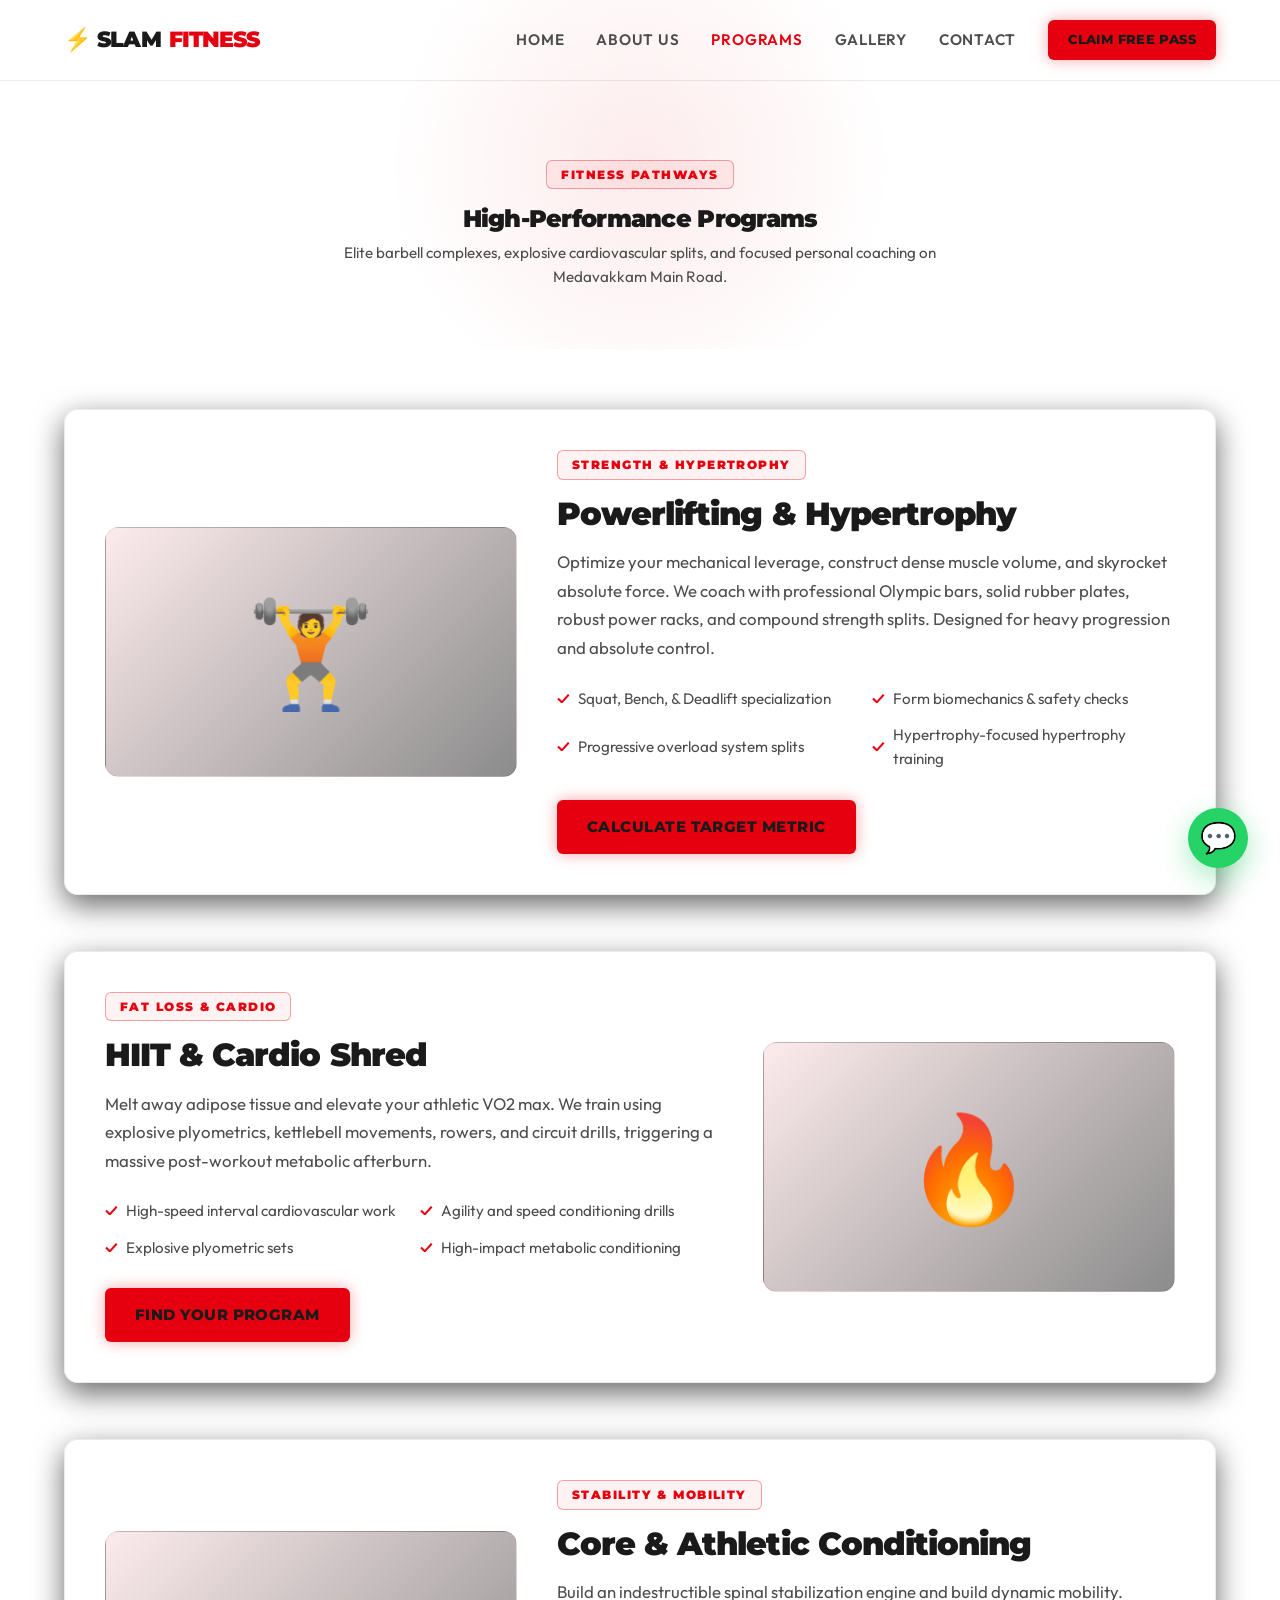
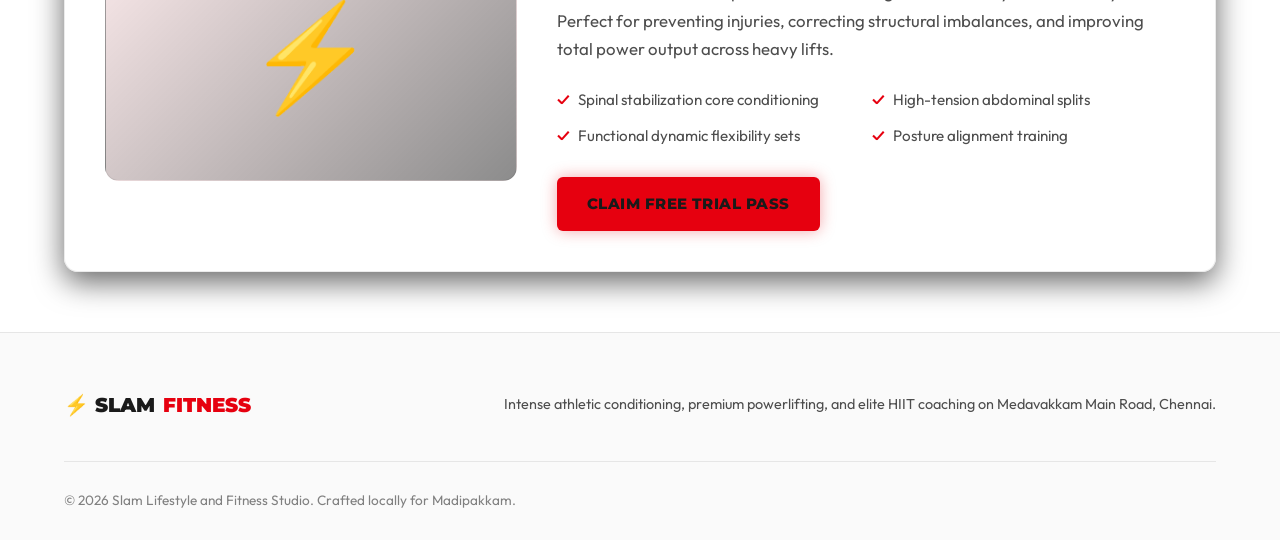
<file: programs.html>
<!DOCTYPE html>
<html lang="en">
<head>
  <script>
    if (window.location.hostname.includes('surge.sh')) {
      window.location.replace('https://slam-fitness.vercel.app/programs.html');
    }
  </script>
  <meta charset="UTF-8">
  <meta name="viewport" content="width=device-width, initial-scale=1.0">
  
  <!-- Primary SEO Meta Tags -->
  <title>Our Programs — Slam Lifestyle and Fitness Studio | Madipakkam, Chennai</title>
  <meta name="description" content="Explore our high-performance programs. Powerlifting, Hypertrophy, HIIT Conditioning, and Core Engine splits. Train under elite Chennai coaches.">
  
  <!-- Tab Icon (Pulsing Lightning Bolt Emoji SVG) -->
  <link rel="icon" href="data:image/svg+xml,<svg xmlns=%22http://www.w3.org/2000/svg%22 viewBox=%220 0 100 100%22><text y=%22.9em%22 font-size=%2290%22>⚡</text></svg>">
  
  <!-- CSS Stylesheet -->
  <link rel="stylesheet" href="css/style.css">
  
  <style>
    .subpage-hero {
      padding-top: 160px;
      padding-bottom: 60px;
      text-align: center;
      position: relative;
      overflow: hidden;
    }
    .subpage-hero::before {
      content: '';
      position: absolute;
      top: -10%;
      left: 50%;
      transform: translateX(-50%);
      width: 600px;
      height: 400px;
      background: radial-gradient(circle, rgba(var(--accent-red-rgb), 0.08) 0%, transparent 70%);
      z-index: -1;
      pointer-events: none;
    }
    .programs-detail {
      padding: 60px 0;
    }
    .detail-grid {
      display: flex;
      flex-direction: column;
      gap: 56px;
    }
    .detail-card {
      display: grid;
      grid-template-columns: 0.8fr 1.2fr;
      gap: 40px;
      padding: 40px;
      align-items: center;
    }
    .detail-card.reverse {
      grid-template-columns: 1.2fr 0.8fr;
    }
    .detail-icon {
      height: 250px;
      display: flex;
      align-items: center;
      justify-content: center;
      font-size: 6.5rem;
      background: linear-gradient(135deg, rgba(var(--accent-red-rgb), 0.08), rgba(0,0,0,0.45));
      border-radius: var(--radius-md);
      border: 1px solid var(--glass-border);
    }
    .detail-info h3 {
      font-size: 2rem;
      margin-bottom: 16px;
    }
    .detail-info p {
      color: var(--text-secondary);
      font-size: 1.05rem;
      margin-bottom: 24px;
      line-height: 1.7;
    }
    .detail-features {
      display: grid;
      grid-template-columns: 1fr 1fr;
      gap: 12px;
      margin-bottom: 28px;
    }
    .detail-features li {
      font-size: 0.95rem;
      color: var(--text-secondary);
      display: flex;
      align-items: center;
      gap: 8px;
    }
    .detail-features li::before {
      content: '✓';
      color: var(--accent-red);
      font-weight: 700;
    }
    @media (max-width: 768px) {
      .detail-card, .detail-card.reverse {
        grid-template-columns: 1fr;
        padding: 24px;
        gap: 24px;
      }
      .detail-icon {
        height: 180px;
        font-size: 4.5rem;
      }
      .detail-info h3 {
        font-size: 1.6rem;
      }
      .detail-features {
        grid-template-columns: 1fr;
        gap: 8px;
      }
      .subpage-hero {
        padding-top: 120px;
        padding-bottom: 40px;
      }
    }
  </style>
</head>
<body>

  <!-- ==========================================
       HEADER & NAVIGATION
       ========================================== -->
  <header class="site-header">
    <div class="container header-container">
      <a href="index.html" class="logo">
        ⚡ Slam <span>Fitness</span>
      </a>
      
      <nav class="nav-menu">
        <a href="index.html" class="nav-link">Home</a>
        <a href="about.html" class="nav-link">About Us</a>
        <a href="programs.html" class="nav-link active">Programs</a>
        <a href="gallery.html" class="nav-link">Gallery</a>
        <a href="contact.html" class="nav-link">Contact</a>
        <a href="index.html#planner" class="btn btn-primary" style="padding: 10px 20px; font-size: 0.8rem; border-radius: var(--radius-sm);">Claim Free Pass</a>
      </nav>
      
      <button class="menu-toggle" aria-label="Toggle Menu">
        <span></span>
        <span></span>
        <span></span>
      </button>
    </div>
  </header>

  <!-- ==========================================
       SUBPAGE HERO
       ========================================== -->
  <section class="subpage-hero">
    <div class="container">
      <span class="section-tag">FITNESS PATHWAYS</span>
      <h1>High-Performance Programs</h1>
      <p class="calc-subtitle" style="max-width: 600px; margin: 8px auto 0 auto;">Elite barbell complexes, explosive cardiovascular splits, and focused personal coaching on Medavakkam Main Road.</p>
    </div>
  </section>

  <!-- ==========================================
       PROGRAMS DETAIL
       ========================================== -->
  <section class="programs-detail">
    <div class="container">
      <div class="detail-grid">
        
        <!-- Program 1: Strength -->
        <div class="detail-card glass-card">
          <div class="detail-icon">🏋️</div>
          <div class="detail-info">
            <span class="section-tag">STRENGTH & HYPERTROPHY</span>
            <h3>Powerlifting & Hypertrophy</h3>
            <p>Optimize your mechanical leverage, construct dense muscle volume, and skyrocket absolute force. We coach with professional Olympic bars, solid rubber plates, robust power racks, and compound strength splits. Designed for heavy progression and absolute control.</p>
            <ul class="detail-features">
              <li>Squat, Bench, & Deadlift specialization</li>
              <li>Form biomechanics & safety checks</li>
              <li>Progressive overload system splits</li>
              <li>Hypertrophy-focused hypertrophy training</li>
            </ul>
            <a href="index.html#planner" class="btn btn-primary">Calculate Target Metric</a>
          </div>
        </div>

        <!-- Program 2: HIIT -->
        <div class="detail-card glass-card reverse">
          <div class="detail-info">
            <span class="section-tag">FAT LOSS & CARDIO</span>
            <h3>HIIT & Cardio Shred</h3>
            <p>Melt away adipose tissue and elevate your athletic VO2 max. We train using explosive plyometrics, kettlebell movements, rowers, and circuit drills, triggering a massive post-workout metabolic afterburn.</p>
            <ul class="detail-features">
              <li>High-speed interval cardiovascular work</li>
              <li>Agility and speed conditioning drills</li>
              <li>Explosive plyometric sets</li>
              <li>High-impact metabolic conditioning</li>
            </ul>
            <a href="index.html#planner" class="btn btn-primary">Find Your Program</a>
          </div>
          <div class="detail-icon">🔥</div>
        </div>

        <!-- Program 3: Core -->
        <div class="detail-card glass-card">
          <div class="detail-icon">⚡</div>
          <div class="detail-info">
            <span class="section-tag">STABILITY & MOBILITY</span>
            <h3>Core & Athletic Conditioning</h3>
            <p>Build an indestructible spinal stabilization engine and build dynamic mobility. Perfect for preventing injuries, correcting structural imbalances, and improving total power output across heavy lifts.</p>
            <ul class="detail-features">
              <li>Spinal stabilization core conditioning</li>
              <li>High-tension abdominal splits</li>
              <li>Functional dynamic flexibility sets</li>
              <li>Posture alignment training</li>
            </ul>
            <a href="index.html#planner" class="btn btn-primary">Claim Free Trial Pass</a>
          </div>
        </div>

      </div>
    </div>
  </section>

  <!-- ==========================================
       FOOTER
       ========================================== -->
  <footer class="site-footer">
    <div class="container">
      <div class="footer-top">
        <div class="footer-logo">
          ⚡ Slam <span>Fitness</span>
        </div>
        <p class="footer-tagline">Intense athletic conditioning, premium powerlifting, and elite HIIT coaching on Medavakkam Main Road, Chennai.</p>
      </div>
      
      <div class="footer-bottom">
        <p>&copy; 2026 Slam Lifestyle and Fitness Studio. Crafted locally for Madipakkam.</p>
      </div>
    </div>
  </footer>

  <!-- Floating WhatsApp Sticky -->
  <a href="https://wa.me/917094479145?text=Hi%20Slam%20Fitness!%20I'd%20like%20to%20claim%20my%20Free%201-Day%20Trial%20Pass." target="_blank" class="whatsapp-sticky" style="background-color: #25d366;" aria-label="Chat on WhatsApp">
    💬
  </a>

  <!-- JavaScript Toggle -->
  <script>
    document.addEventListener('DOMContentLoaded', () => {
      const menuToggle = document.querySelector('.menu-toggle');
      const navMenu = document.querySelector('.nav-menu');

      if (menuToggle && navMenu) {
        menuToggle.addEventListener('click', () => {
          navMenu.classList.toggle('active');
          const spans = menuToggle.querySelectorAll('span');
          if (navMenu.classList.contains('active')) {
            spans[0].style.transform = 'rotate(45deg) translate(6px, 6px)';
            spans[1].style.opacity = '0';
            spans[2].style.transform = 'rotate(-45deg) translate(6px, -6px)';
          } else {
            spans[0].style.transform = 'none';
            spans[1].style.opacity = '1';
            spans[2].style.transform = 'none';
          }
        });
      }
    });
  </script>
</body>
</html>
</file>
<file: css/style.css>
@import url('https://fonts.googleapis.com/css2?family=Montserrat:wght@400;600;700;800;900&family=Outfit:wght@300;400;500;600;700&display=swap');

/* ==========================================
   CSS CUSTOM PROPERTIES (DESIGN TOKENS)
   ========================================== */
:root {
  /* Color System - Intense Crimson & Carbon Slate */
  --bg-primary: hsl(0, 0%, 100%);
  --bg-secondary: hsl(0, 0%, 98%);
  --bg-tertiary: hsl(0, 0%, 95%);

  --accent-red: hsl(356, 100%, 45%);
  --accent-red-hover: hsl(356, 100%, 35%);
  --accent-red-rgb: 227, 0, 15;

  --accent-dark: hsl(0, 0%, 5%);
  --accent-dark-rgb: 13, 13, 13;

  --text-primary: hsl(0, 0%, 10%);
  --text-secondary: hsl(0, 0%, 30%);
  --text-muted: hsl(0, 0%, 50%);

  /* Glassmorphism Styles */
  --glass-bg: rgba(255, 255, 255, 0.85);
  --glass-border: rgba(0, 0, 0, 0.08);
  --glass-glow: rgba(227, 0, 15, 0.15);

  /* Layout Spacing & Borders */
  --radius-sm: 6px;
  --radius-md: 14px;
  --radius-lg: 22px;
  --radius-full: 9999px;
  --shadow-sm: 0 4px 10px rgba(0, 0, 0, 0.4);
  --shadow-md: 0 10px 30px rgba(0, 0, 0, 0.6);
  --shadow-lg: 0 20px 50px rgba(0, 0, 0, 0.8);

  /* Transitions */
  --transition-fast: 0.15s cubic-bezier(0.4, 0, 0.2, 1);
  --transition-normal: 0.25s cubic-bezier(0.4, 0, 0.2, 1);
  --transition-slow: 0.45s cubic-bezier(0.4, 0, 0.2, 1);

  /* Fonts */
  --font-headings: 'Montserrat', sans-serif;
  --font-body: 'Outfit', sans-serif;
}

/* ==========================================
   RESET & BASE STYLES
   ========================================== */
*,
*::before,
*::after {
  box-sizing: border-box;
  margin: 0;
  padding: 0;
}

html {
  scroll-behavior: smooth;
  font-size: 16px;
  -webkit-font-smoothing: antialiased;
  -moz-osx-font-smoothing: grayscale;
}

body {
  background-color: var(--bg-primary);
  color: var(--text-primary);
  font-family: var(--font-body);
  line-height: 1.6;
  overflow-x: hidden;
}

h1,
h2,
h3,
h4,
h5,
h6 {
  font-family: var(--font-headings);
  font-weight: 900;
  letter-spacing: -0.03em;
  line-height: 1.15;
}

a {
  color: inherit;
  text-decoration: none;
  transition: var(--transition-fast);
}

ul {
  list-style: none;
}

img {
  max-width: 100%;
  height: auto;
  display: block;
}

/* Custom Scrollbar */
::-webkit-scrollbar {
  width: 8px;
}

::-webkit-scrollbar-track {
  background: var(--bg-primary);
}

::-webkit-scrollbar-thumb {
  background: var(--text-muted);
  border-radius: var(--radius-full);
}

::-webkit-scrollbar-thumb:hover {
  background: var(--accent-red);
}

/* ==========================================
   REUSABLE UTILITIES
   ========================================== */
.container {
  width: 100%;
  max-width: 1200px;
  margin: 0 auto;
  padding: 0 24px;
}

.glass-card {
  background: var(--glass-bg);
  border: 1px solid var(--glass-border);
  backdrop-filter: blur(16px);
  -webkit-backdrop-filter: blur(16px);
  border-radius: var(--radius-md);
  box-shadow: var(--shadow-md);
}

.btn {
  display: inline-flex;
  align-items: center;
  justify-content: center;
  gap: 8px;
  padding: 15px 30px;
  font-family: var(--font-headings);
  font-size: 0.95rem;
  font-weight: 800;
  text-transform: uppercase;
  border-radius: var(--radius-sm);
  border: none;
  cursor: pointer;
  transition: var(--transition-normal);
  position: relative;
  overflow: hidden;
  letter-spacing: 0.03em;
}

.btn-primary {
  background-color: var(--accent-red);
  color: var(--text-primary);
  box-shadow: 0 0 15px rgba(var(--accent-red-rgb), 0.35);
}

.btn-primary:hover {
  background-color: var(--accent-red-hover);
  transform: translateY(-2px);
  box-shadow: 0 0 25px rgba(var(--accent-red-rgb), 0.55);
}

.btn-secondary {
  background-color: transparent;
  color: var(--text-primary);
  border: 1.5px solid var(--glass-border);
}

.btn-secondary:hover {
  background-color: rgba(0, 0, 0, 0.04);
  border-color: var(--text-primary);
  transform: translateY(-2px);
}

.text-gradient {
  background: linear-gradient(135deg, var(--text-primary) 30%, var(--accent-red) 100%);
  -webkit-background-clip: text;
  -webkit-text-fill-color: transparent;
  background-clip: text;
}

.section-tag {
  display: inline-block;
  font-family: var(--font-headings);
  font-size: 0.75rem;
  font-weight: 900;
  text-transform: uppercase;
  color: var(--accent-red);
  border: 1px solid rgba(var(--accent-red-rgb), 0.35);
  padding: 4px 14px;
  border-radius: var(--radius-sm);
  margin-bottom: 16px;
  letter-spacing: 0.12em;
  background: rgba(var(--accent-red-rgb), 0.05);
}

/* ==========================================
   HEADER & NAVIGATION
   ========================================== */
.site-header {
  position: fixed;
  top: 0;
  left: 0;
  width: 100%;
  z-index: 100;
  background: rgba(var(--bg-primary), 0.85);
  backdrop-filter: blur(12px);
  -webkit-backdrop-filter: blur(12px);
  border-bottom: 1px solid var(--glass-border);
  transition: var(--transition-normal);
}

.header-container {
  display: flex;
  align-items: center;
  justify-content: space-between;
  height: 80px;
}

.logo {
  display: flex;
  align-items: center;
  gap: 8px;
  font-family: var(--font-headings);
  font-size: 1.4rem;
  font-weight: 900;
  text-transform: uppercase;
  letter-spacing: -0.04em;
}

.logo span {
  color: var(--accent-red);
}

.nav-menu {
  display: flex;
  align-items: center;
  gap: 32px;
}

.nav-link {
  font-size: 0.95rem;
  font-weight: 600;
  color: var(--text-secondary);
  text-transform: uppercase;
  letter-spacing: 0.05em;
}

.nav-link:hover,
.nav-link.active {
  color: var(--accent-red);
}

.menu-toggle {
  display: none;
  flex-direction: column;
  gap: 6px;
  background: none;
  border: none;
  cursor: pointer;
  z-index: 102;
}

.menu-toggle span {
  display: block;
  width: 28px;
  height: 2.5px;
  background-color: var(--text-primary);
  border-radius: var(--radius-full);
  transition: var(--transition-normal);
}

/* ==========================================
   HERO SECTION
   ========================================== */
.hero-section {
  padding-top: 170px;
  padding-bottom: 90px;
  position: relative;
  overflow: hidden;
}

/* Red Geometric Ambient Radial */
.hero-section::before {
  content: '';
  position: absolute;
  top: -25%;
  right: -10%;
  width: 850px;
  height: 850px;
  background: radial-gradient(circle, rgba(var(--accent-red-rgb), 0.07) 0%, transparent 70%);
  z-index: -1;
  pointer-events: none;
}

.hero-grid {
  display: grid;
  grid-template-columns: 1.15fr 0.85fr;
  gap: 64px;
  align-items: center;
}

.hero-content h1 {
  font-size: clamp(2.6rem, 5.5vw, 4.25rem);
  font-weight: 900;
  line-height: 1.05;
  margin-bottom: 24px;
}

.hero-content p {
  font-size: 1.15rem;
  color: var(--text-secondary);
  margin-bottom: 40px;
  max-width: 550px;
}

.hero-cta {
  display: flex;
  align-items: center;
  gap: 16px;
  flex-wrap: wrap;
}

.hero-badge-group {
  display: flex;
  align-items: center;
  gap: 24px;
  margin-top: 56px;
  border-top: 1px solid var(--glass-border);
  padding-top: 24px;
}

.hero-badge {
  display: flex;
  flex-direction: column;
}

.hero-badge .number {
  font-family: var(--font-headings);
  font-size: 2rem;
  font-weight: 900;
  color: var(--accent-red);
  line-height: 1;
}

.hero-badge .label {
  font-size: 0.8rem;
  color: var(--text-secondary);
  text-transform: uppercase;
  letter-spacing: 0.05em;
  margin-top: 4px;
}

/* ==========================================
   INTERACTIVE CALCULATOR / PLANNER
   ========================================== */
.calculator-card {
  padding: 40px;
  position: relative;
  overflow: hidden;
}

.calculator-card::after {
  content: '';
  position: absolute;
  bottom: -20%;
  left: -20%;
  width: 320px;
  height: 320px;
  background: radial-gradient(circle, rgba(var(--accent-red-rgb), 0.03) 0%, transparent 60%);
  pointer-events: none;
}

.calc-title {
  margin-bottom: 8px;
}

.calc-subtitle {
  color: var(--text-secondary);
  font-size: 0.95rem;
  margin-bottom: 32px;
}

.form-row {
  display: grid;
  grid-template-columns: 1fr 1fr;
  gap: 24px;
  margin-bottom: 24px;
}

.input-group {
  display: flex;
  flex-direction: column;
  gap: 8px;
}

.input-label {
  font-size: 0.85rem;
  font-weight: 700;
  color: var(--text-secondary);
  text-transform: uppercase;
  letter-spacing: 0.08em;
}

.input-wrapper {
  position: relative;
  display: flex;
  align-items: center;
}

.form-control {
  width: 100%;
  background: rgba(0, 0, 0, 0.05);
  border: 1px solid var(--glass-border);
  color: var(--text-primary);
  padding: 15px 18px;
  border-radius: var(--radius-sm);
  font-family: var(--font-body);
  font-size: 1rem;
  font-weight: 500;
  transition: var(--transition-fast);
}

.form-control:focus {
  outline: none;
  border-color: var(--accent-red);
  box-shadow: 0 0 10px rgba(var(--accent-red-rgb), 0.18);
}

.input-unit {
  position: absolute;
  right: 18px;
  color: var(--text-muted);
  font-size: 0.9rem;
  font-weight: 700;
}

.btn-select {
  display: flex;
  align-items: center;
  justify-content: center;
  background: rgba(0, 0, 0, 0.05);
  border: 1px solid var(--glass-border);
  color: var(--text-secondary);
  padding: 14px;
  border-radius: var(--radius-sm);
  cursor: pointer;
  font-family: var(--font-body);
  font-weight: 700;
  transition: var(--transition-fast);
  font-size: 0.85rem;
}

.btn-select.active {
  background: rgba(var(--accent-red-rgb), 0.08);
  border-color: var(--accent-red);
  color: var(--accent-red);
}

.goal-selector {
  display: grid;
  grid-template-columns: repeat(4, 1fr);
  gap: 12px;
}

/* Estimar Output Display */
.calc-results {
  margin-top: 32px;
  padding-top: 32px;
  border-top: 1px solid var(--glass-border);
}

.results-grid {
  display: grid;
  grid-template-columns: 1fr 1fr;
  gap: 24px;
  margin-bottom: 28px;
}

.result-box {
  background: rgba(0, 0, 0, 0.03);
  border: 1px solid rgba(0, 0, 0, 0.03);
  padding: 16px;
  border-radius: var(--radius-sm);
  text-align: center;
}

.result-val {
  font-family: var(--font-headings);
  font-size: 2.25rem;
  font-weight: 900;
  color: var(--accent-red);
  line-height: 1.2;
}

.result-label {
  font-size: 0.75rem;
  text-transform: uppercase;
  color: var(--text-secondary);
  letter-spacing: 0.05em;
  margin-top: 4px;
}

/* Recommended Program Card */
.recommendation-alert {
  background: linear-gradient(135deg, rgba(var(--accent-red-rgb), 0.08) 0%, rgba(0, 0, 0, 0.35) 100%);
  border: 1.5px dashed rgba(var(--accent-red-rgb), 0.4);
  padding: 20px 24px;
  border-radius: var(--radius-sm);
  margin-bottom: 28px;
  display: flex;
  align-items: center;
  justify-content: space-between;
  gap: 20px;
}

.recommendation-alert .info {
  display: flex;
  flex-direction: column;
}

.recommendation-alert .tag {
  font-size: 0.7rem;
  text-transform: uppercase;
  font-weight: 900;
  letter-spacing: 0.1em;
  color: var(--accent-red);
}

.recommendation-alert .program-name {
  font-family: var(--font-headings);
  font-size: 1.15rem;
  font-weight: 800;
  margin-top: 2px;
}

.recommendation-alert .program-desc {
  font-size: 0.85rem;
  color: var(--text-secondary);
  margin-top: 4px;
}

.recommendation-alert .icon {
  font-size: 2rem;
  opacity: 0.9;
}

/* Dynamic WhatsApp Link CTA */
.cta-btn-whatsapp {
  width: 100%;
  background: linear-gradient(135deg, #128c7e 0%, #25d366 100%);
  color: white;
  border: none;
  font-weight: 800;
  box-shadow: 0 8px 24px rgba(37, 211, 102, 0.25);
  animation: pulse-whatsapp 2s infinite;
}

.cta-btn-whatsapp:hover {
  background: #25d366;
  transform: translateY(-2px);
  box-shadow: 0 12px 30px rgba(37, 211, 102, 0.45);
}

@keyframes pulse-whatsapp {
  0% {
    box-shadow: 0 0 0 0 rgba(37, 211, 102, 0.6);
  }

  70% {
    box-shadow: 0 0 0 12px rgba(37, 211, 102, 0);
  }

  100% {
    box-shadow: 0 0 0 0 rgba(37, 211, 102, 0);
  }
}

/* ==========================================
   PROGRAMS / SERVICES
   ========================================== */
.programs-section {
  padding: 100px 0;
  position: relative;
}

.section-header {
  text-align: center;
  max-width: 600px;
  margin: 0 auto 64px auto;
}

.section-header h2 {
  font-size: 2.5rem;
  font-weight: 900;
}

.section-header p {
  color: var(--text-secondary);
  margin-top: 12px;
  font-size: 1.05rem;
}

.programs-grid {
  display: grid;
  grid-template-columns: repeat(3, 1fr);
  gap: 32px;
}

.program-card {
  padding: 40px 32px;
  display: flex;
  flex-direction: column;
  height: 100%;
  transition: var(--transition-normal);
  position: relative;
  overflow: hidden;
}

.program-card::before {
  content: '';
  position: absolute;
  top: 0;
  left: 0;
  width: 100%;
  height: 3px;
  background: linear-gradient(90deg, transparent, var(--accent-red), transparent);
  opacity: 0;
  transition: var(--transition-normal);
}

.program-card:hover {
  transform: translateY(-8px);
  border-color: rgba(var(--accent-red-rgb), 0.25);
  box-shadow: 0 15px 35px rgba(0, 0, 0, 0.7), 0 0 20px rgba(var(--accent-red-rgb), 0.05);
}

.program-card:hover::before {
  opacity: 1;
}

.program-icon {
  width: 56px;
  height: 56px;
  background: rgba(0, 0, 0, 0.02);
  border: 1px solid var(--glass-border);
  border-radius: var(--radius-sm);
  display: flex;
  align-items: center;
  justify-content: center;
  font-size: 1.8rem;
  margin-bottom: 24px;
  transition: var(--transition-fast);
}

.program-card:hover .program-icon {
  background: rgba(var(--accent-red-rgb), 0.1);
  border-color: var(--accent-red);
  color: var(--accent-red);
  transform: scale(1.05);
}

.program-card h3 {
  font-size: 1.35rem;
  margin-bottom: 12px;
}

.program-card p {
  color: var(--text-secondary);
  font-size: 0.95rem;
  line-height: 1.6;
  margin-bottom: 24px;
  flex-grow: 1;
}

.program-features {
  display: flex;
  flex-direction: column;
  gap: 10px;
  margin-bottom: 32px;
}

.program-features li {
  font-size: 0.85rem;
  color: var(--text-secondary);
  display: flex;
  align-items: center;
  gap: 8px;
}

.program-features li::before {
  content: '✓';
  color: var(--accent-red);
  font-weight: 700;
}

/* ==========================================
   LOCATION & STUDIO INFORMATION
   ========================================== */
.location-section {
  padding: 100px 0;
  background: linear-gradient(180deg, var(--bg-primary) 0%, var(--bg-secondary) 100%);
  position: relative;
}

.location-grid {
  display: grid;
  grid-template-columns: 1fr 1fr;
  gap: 64px;
  align-items: center;
}

.studio-info {
  display: flex;
  flex-direction: column;
}

.info-cards {
  display: grid;
  grid-template-columns: 1fr 1fr;
  gap: 20px;
  margin-top: 32px;
}

.info-card {
  padding: 24px;
  display: flex;
  flex-direction: column;
  gap: 12px;
  background: rgba(0, 0, 0, 0.03);
  border: 1px solid var(--glass-border);
  border-radius: var(--radius-md);
}

.info-card .icon {
  font-size: 1.5rem;
  color: var(--accent-red);
}

.info-card h4 {
  font-size: 1.05rem;
  font-weight: 700;
}

.info-card p {
  font-size: 0.9rem;
  color: var(--text-secondary);
  line-height: 1.5;
}

/* Google Maps container */
.map-card {
  height: 450px;
  overflow: hidden;
  border-radius: var(--radius-lg);
  position: relative;
}

.map-card iframe {
  width: 100%;
  height: 100%;
  border: none;
  filter: none;
  /* Dark Map Styling */
  opacity: 0.95;
  transition: var(--transition-normal);
}

.map-card:hover iframe {
  filter: none;
  opacity: 1;
}

/* ==========================================
   FOOTER
   ========================================== */
.site-footer {
  background-color: var(--bg-secondary);
  border-top: 1px solid var(--glass-border);
  padding: 56px 0 28px 0;
}

.footer-top {
  display: flex;
  align-items: center;
  justify-content: space-between;
  padding-bottom: 40px;
  border-bottom: 1px solid var(--glass-border);
  margin-bottom: 28px;
}

.footer-logo {
  display: flex;
  align-items: center;
  gap: 8px;
  font-family: var(--font-headings);
  font-size: 1.25rem;
  font-weight: 900;
  text-transform: uppercase;
}

.footer-logo span {
  color: var(--accent-red);
}

.footer-tagline {
  font-size: 0.9rem;
  color: var(--text-secondary);
}

.footer-bottom {
  display: flex;
  align-items: center;
  justify-content: space-between;
  font-size: 0.85rem;
  color: var(--text-muted);
}

/* Sticky Mobile Quick Actions */
.whatsapp-sticky {
  position: fixed;
  bottom: 32px;
  right: 32px;
  width: 60px;
  height: 60px;
  background-color: #25d366;
  border-radius: var(--radius-full);
  display: flex;
  align-items: center;
  justify-content: center;
  color: white;
  font-size: 1.85rem;
  box-shadow: 0 10px 30px rgba(37, 211, 102, 0.4);
  z-index: 99;
  transition: var(--transition-normal);
}

.whatsapp-sticky:hover {
  transform: scale(1.1) rotate(10deg);
  box-shadow: 0 15px 40px rgba(37, 211, 102, 0.6);
}

/* ==========================================
   RESPONSIVE DESIGN (MEDIA QUERIES)
   ========================================== */
@media (max-width: 1024px) {
  .hero-grid {
    grid-template-columns: 1fr;
    gap: 48px;
    text-align: center;
  }

  .hero-content p {
    margin: 0 auto 40px auto;
  }

  .hero-cta {
    justify-content: center;
  }

  .hero-badge-group {
    justify-content: center;
  }

  .programs-grid {
    grid-template-columns: repeat(2, 1fr);
    gap: 24px;
  }

  .location-grid {
    grid-template-columns: 1fr;
    gap: 48px;
  }
}

@media (max-width: 768px) {
  .menu-toggle {
    display: flex;
  }

  .nav-menu {
    position: fixed;
    top: 0;
    right: -100%;
    width: 80%;
    height: 100vh;
    background: var(--bg-secondary);
    border-left: 1px solid var(--glass-border);
    flex-direction: column;
    justify-content: center;
    gap: 40px;
    z-index: 101;
    transition: var(--transition-normal);
  }

  .nav-menu.active {
    right: 0;
  }

  .programs-grid {
    grid-template-columns: 1fr;
    gap: 24px;
  }

  .form-row {
    grid-template-columns: 1fr;
    gap: 20px;
  }

  .goal-selector {
    grid-template-columns: repeat(2, 1fr);
  }

  .results-grid {
    grid-template-columns: 1fr;
    gap: 16px;
  }

  .recommendation-alert {
    flex-direction: column;
    text-align: center;
  }

  .info-cards {
    grid-template-columns: 1fr;
  }

  .footer-top {
    flex-direction: column;
    gap: 20px;
    text-align: center;
  }

  .footer-bottom {
    flex-direction: column;
    gap: 12px;
    text-align: center;
  }

  .whatsapp-sticky {
    bottom: 24px;
    right: 24px;
    width: 50px;
    height: 50px;
    font-size: 1.5rem;
  }
}
</file>
